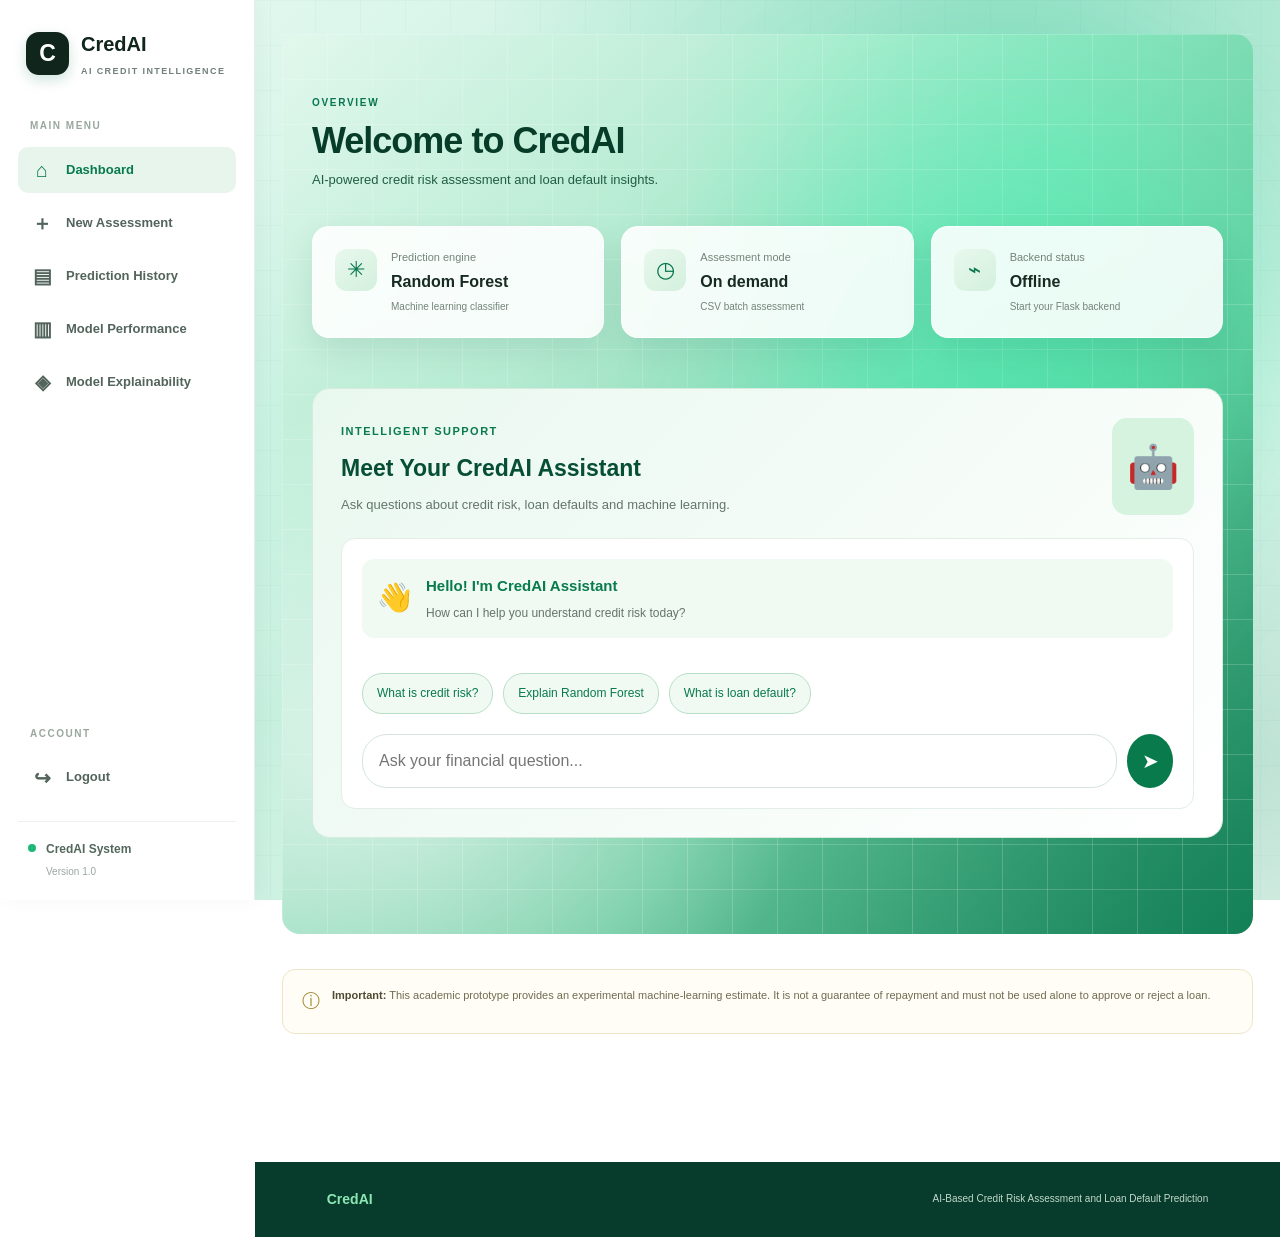
<file: main/index.html>
<!DOCTYPE html>
<html lang="en">
<head>
    <meta charset="UTF-8">
    <meta name="viewport" content="width=device-width, initial-scale=1.0">
    <meta name="theme-color" content="#10251b">
    <title>CredAI | Credit Risk Dashboard</title>
    <link rel="stylesheet" href="./style.css">
    <script src="./script.js" defer></script>
</head>
<body id="home">

<!-- SIDEBAR NAVIGATION -->
<aside class="sidebar">
    <a class="sidebar-brand" href="#home">
        <span class="brand-mark">C</span>
        <span>
            <strong>CredAI</strong>
            <small>AI CREDIT INTELLIGENCE</small>
        </span>
    </a>

    <p class="sidebar-label">MAIN MENU</p>

    <nav class="sidebar-nav">
        <a href="#dashboardPage" class="sidebar-link active" data-page-target="dashboardPage">
            <span class="sidebar-icon">⌂</span>
            Dashboard
        </a>

        <a href="#assessmentPage" class="sidebar-link" data-page-target="assessmentPage">
            <span class="sidebar-icon">＋</span>
            New Assessment
        </a>

        <a href="#historyPage" class="sidebar-link" data-page-target="historyPage">
            <span class="sidebar-icon">▤</span>
            Prediction History
        </a>

        <a href="#performancePage" class="sidebar-link" data-page-target="performancePage">
            <span class="sidebar-icon">▥</span>
            Model Performance
        </a>

        <a href="#explainabilityPage" class="sidebar-link" data-page-target="explainabilityPage">
            <span class="sidebar-icon">◈</span>
            Model Explainability
        </a>
    </nav>

    <div class="sidebar-bottom">
        <p class="sidebar-label">ACCOUNT</p>

        <button class="sidebar-link sidebar-logout"
                onclick="logoutUser()">
            <span class="sidebar-icon">↪</span>
            Logout
        </button>

        <div class="sidebar-footer">
            <span class="sidebar-status-dot"></span>
            CredAI System
            <small>Version 1.0</small>
        </div>
    </div>
</aside>


<main class="main-content">
    <!-- DASHBOARD PAGE -->
    
<!-- DASHBOARD PAGE -->
<section class="page-view active" id="dashboardPage" data-page="dashboard">

    <!-- EMERALD FINTECH HERO BACKGROUND -->
    <div class="dashboard-hero">

        <div class="page-title">
            <span class="eyebrow">OVERVIEW</span>
            <h1>Welcome to CredAI</h1>
            <p>AI-powered credit risk assessment and loan default insights.</p>
        </div>

        <!-- SYSTEM OVERVIEW -->
        <section class="overview-grid" aria-label="System overview">

            <article class="overview-card">
                <span class="overview-icon">✳</span>
                <div>
                    <p>Prediction engine</p>
                    <h2>Random Forest</h2>
                    <small>Machine learning classifier</small>
                </div>
            </article>

            <article class="overview-card">
                <span class="overview-icon">◷</span>
                <div>
                    <p>Assessment mode</p>
                    <h2>On demand</h2>
                    <small>CSV batch assessment</small>
                </div>
            </article>

            <article class="overview-card">
                <span class="overview-icon">⌁</span>
                <div>
                    <p>Backend status</p>
                    <h2 id="modelStatus">Checking...</h2>
                    <small id="apiMessage">Connecting to Flask API</small>
                </div>
                
            </article>

        </section>

    </div>
    
<!-- CredAI AI Assistant Section -->
<section class="credai-assistant-section">

    <div class="assistant-heading">
        <div>
            <span class="assistant-label">INTELLIGENT SUPPORT</span>
            <h2>Meet Your CredAI Assistant</h2>
            <p>Ask questions about credit risk, loan defaults and machine learning.</p>
        </div>

        <div class="assistant-icon">🤖</div>
    </div>

    <div class="assistant-chat-box">
        <div class="assistant-welcome">
            <span>👋</span>
            <div>
                <h3>Hello! I'm CredAI Assistant</h3>
                <p>How can I help you understand credit risk today?</p>
            </div>
        </div>

        <div id="assistant-messages"></div>

        <div class="assistant-quick-questions">
            <button class="assistant-question">What is credit risk?</button>
            <button class="assistant-question">Explain Random Forest</button>
            <button class="assistant-question">What is loan default?</button>
        </div>

        <form id="assistant-form">
            <input
                type="text"
                id="assistant-input"
                placeholder="Ask your financial question..."
                required
            >
            <button type="submit">➤</button>
        </form>
    </div>

</section>

</section>


    <!-- NEW ASSESSMENT PAGE -->
    <section class="page-view" id="assessmentPage" data-page="assessment">
        <!-- BORROWER PROFILE - CSV UPLOAD -->
        <section class="section-heading" id="borrowerForm">
            <div>
                <span class="eyebrow">BORROWER PROFILE</span>
                <h2>Import borrower data</h2>
                <p>
                    Upload a CSV file to assess multiple borrowers using
                    machine learning.
                </p>
            </div>

            <span class="field-count">CSV UPLOAD</span>
        </section>

        <form id="csvUploadForm" class="form-card">

            <div class="form-section-title">
                <span class="section-number">01</span>
                <div>
                    <h3>Upload borrower dataset</h3>
                    <p>Import financial information and borrower profiles</p>
                </div>
            </div>

            <div class="csv-upload-zone">
                <div class="csv-upload-icon">📊</div>

                <h3>Select your CSV file</h3>
                <p>Choose a CSV file containing borrower records.</p>

                <label for="csvFile" class="csv-select-button">
                    Choose CSV File
                </label>

                <input
                    type="file"
                    id="csvFile"
                    name="file"
                    accept=".csv,text/csv"
                    required
                >

                <p id="csvFileName" class="csv-file-name">
                    No file selected
                </p>
            </div>

            <div class="form-actions csv-actions">

                <button
                    type="button"
                    id="downloadCsvTemplateButton"
                    class="secondary-button"
                >
                    ↓ Download CSV Template
                </button>

                <button type="submit" id="csvUploadButton">
                    <span>Upload &amp; Assess Borrowers</span>
                    <span>↗</span>
                </button>

            </div>

            <p
                id="csvUploadMessage"
                class="form-message"
                role="status"
                aria-live="polite"
            ></p>

        </form>

        <!-- CSV PREDICTION RESULTS -->
        <section id="csvResultsSection" class="result-card" hidden>

            <div class="result-heading">
                <div>
                    <span class="eyebrow">BATCH ASSESSMENT</span>
                    <h2>CSV prediction results</h2>
                </div>
            </div>

            <p id="csvResultSummary"></p>

            <div class="table-wrap">
                <table>
                    <thead>
                        <tr>
                            <th>Borrower</th>
                            <th>Credit Score</th>
                            <th>Loan Amount</th>
                            <th>Risk Result</th>
                            <th>Default Probability</th>
                        </tr>
                    </thead>

                    <tbody id="csvResultsBody"></tbody>
                </table>
            </div>

            <p class="result-note">
                These are experimental machine-learning estimates, not
                loan approval or rejection decisions.
            </p>

        </section>

        <!-- ASSESSMENT RESULT -->
        <section id="result" class="result-card" hidden aria-live="polite">

            <div class="result-heading">
                <div>
                    <span class="eyebrow">ASSESSMENT RESULT</span>
                    <h2>Your risk estimate</h2>
                </div>

                <span id="riskBadge" class="risk-badge">Result</span>
            </div>

            <div class="result-grid">

                <div class="risk-summary">
                    <p>Predicted category</p>
                    <h3 id="riskResult">Waiting for prediction</h3>
                    <p id="riskExplanation">
                        Your result will appear here.
                    </p>
                </div>

                <div class="probability-panel">
                    <p>Estimated default probability</p>

                    <div class="probability-line">
                        <strong id="probabilityResult">—</strong>
                        <span>out of 100%</span>
                    </div>

                    <div class="meter-track">
                        <div id="riskMeterFill" class="meter-fill"></div>
                    </div>

                    <div class="meter-labels">
                        <span>0%</span>
                        <span>100%</span>
                    </div>
                </div>

            </div>

            <p id="resultNote" class="result-note">
                This is an experimental model estimate.
            </p>

            <!-- RISK FACTORS AND RECOMMENDATIONS -->
            <div id="riskFactorsSection" class="risk-factors-section" hidden>

                <div class="risk-factors-heading">
                    <span class="eyebrow">ASSESSMENT INSIGHTS</span>
                    <h3>Risk Factors &amp; Recommendations</h3>

                    <p>
                        These indicators are based on the borrower information
                        entered and are not the model's exact explanation.
                    </p>
                </div>

                <div class="risk-factors-grid">

                    <div class="risk-factors-card">
                        <h4>Factors to Review</h4>
                        <ul id="riskFactorsList">
                            <li>No factors available.</li>
                        </ul>
                    </div>

                    <div class="risk-recommendations-card">
                        <h4>Recommendations</h4>
                        <ul id="recommendationsList">
                            <li>No recommendations available.</li>
                        </ul>
                    </div>

                </div>

                <p class="risk-factors-disclaimer">
                    Screening indicators use illustrative thresholds.
                    They do not establish creditworthiness or determine
                    loan approval.
                </p>

            </div>

        </section>


    </section>

    <!-- PREDICTION HISTORY PAGE -->
    <section class="page-view" id="historyPage" data-page="history">
        <!-- PREDICTION HISTORY -->
        <section class="history-section" id="history">

            <div class="history-heading">
                <div>
                    <span class="eyebrow">PREVIOUS ASSESSMENTS</span>
                    <h2>Prediction history</h2>
                    <p>Records loaded from the backend SQLite database.</p>
                </div>

                <div class="history-actions">

                    <button
                        id="exportHistoryButton"
                        class="secondary-button"
                        type="button"
                    >
                        ↓ Export CSV
                    </button>

                    <button
                        id="clearHistoryButton"
                        class="secondary-button"
                        type="button"
                    >
                        Clear history
                    </button>

                </div>
            </div>

            <!-- ANALYTICS SUMMARY CARDS -->
            <div class="stats-row analytics-stats">

                <article class="stat-card">
                    <span>Total predictions</span>
                    <strong id="historyCount">0</strong>
                    <small>Records returned by the API</small>
                </article>

                <article class="stat-card low-stat">
                    <span>Low-risk predictions</span>
                    <strong id="lowRiskCount">0</strong>
                    <small>Classified as lower risk</small>
                </article>

                <article class="stat-card high-stat">
                    <span>High-risk predictions</span>
                    <strong id="highRiskCount">0</strong>
                    <small>Classified as higher risk</small>
                </article>

            </div>

            <!-- ANALYTICS CHARTS -->
            <section class="analytics-grid" aria-label="Prediction analytics">

                <article class="chart-card">

                    <div class="chart-heading">
                        <div>
                            <h3>Risk distribution</h3>
                            <p>Low-risk compared with high-risk records</p>
                        </div>
                    </div>

                    <div class="donut-layout">

                        <div
                            id="riskDonut"
                            class="risk-donut"
                            role="img"
                            aria-label="Risk distribution chart"
                        >
                            <div class="donut-hole">
                                <strong id="donutTotal">0</strong>
                                <span>records</span>
                            </div>
                        </div>

                        <div class="chart-legend">

                            <div>
                                <span class="legend-dot low-dot"></span>
                                <span>Low risk</span>
                                <strong id="lowRiskLegend">0</strong>
                            </div>

                            <div>
                                <span class="legend-dot high-dot"></span>
                                <span>High risk</span>
                                <strong id="highRiskLegend">0</strong>
                            </div>

                        </div>

                    </div>

                    <p id="riskChartEmpty" class="chart-empty">
                        Your risk chart will appear after the first prediction.
                    </p>

                </article>

                <article class="chart-card">

                    <div class="chart-heading">
                        <div>
                            <h3>Prediction activity</h3>
                            <p>Number of records by date</p>
                        </div>
                    </div>

                    <div
                        id="activityChart"
                        class="activity-chart"
                        role="img"
                        aria-label="Prediction activity chart"
                    ></div>

                    <p id="activityChartEmpty" class="chart-empty">
                        Activity will appear after predictions are saved.
                    </p>

                </article>

            </section>

            <!-- HISTORY STATUS -->
            <div
                id="historyMessage"
                class="history-message"
                role="status"
            >
                Loading prediction history...
            </div>

            <!-- SEARCH AND FILTER -->
            <div class="history-filters">

                <input
                    type="text"
                    id="historySearch"
                    placeholder="Search by credit score or loan amount..."
                    aria-label="Search prediction history"
                >

                <select id="riskFilter" aria-label="Filter by risk level">
                    <option value="all">All risk levels</option>
                    <option value="low">Low Risk</option>
                    <option value="high">High Risk</option>
                </select>

                <select id="sortHistory" aria-label="Sort prediction history">
                    <option value="newest">Newest first</option>
                    <option value="oldest">Oldest first</option>
                </select>

            </div>

            <!-- PREDICTION HISTORY TABLE -->
            <div class="table-wrap">

                <table>
                    <thead>
                        <tr>
                            <th>Date &amp; time</th>
                            <th>Credit score</th>
                            <th>Loan amount</th>
                            <th>Risk result</th>
                            <th>Default probability</th>
                            <th>Report</th>
                        </tr>
                    </thead>

                    <tbody id="historyTableBody"></tbody>
                </table>

            </div>

            <p class="history-footnote">
                History is retrieved from the SQLite database managed by
                your Flask backend.
            </p>

        </section>


    </section>

    <!-- MODEL PERFORMANCE PAGE -->
    <section class="page-view" id="performancePage" data-page="performance">
        <!-- MODEL PERFORMANCE -->
        <section class="model-performance-section" id="modelPerformance">

            <div class="section-heading">
                <div>
                    <span class="eyebrow">MACHINE LEARNING EVALUATION</span>
                    <h2>Model Performance</h2>
                    <p>
                        Evaluation results from the optimized Random Forest model.
                    </p>
                </div>

                <span id="evaluationStatus" class="field-count">
                    Loading metrics...
                </span>
            </div>

            <div class="performance-grid">

                <article class="performance-card">
                    <span>Accuracy</span>
                    <strong id="modelAccuracy">—</strong>
                    <small>Overall correct predictions</small>
                </article>

                <article class="performance-card">
                    <span>Precision</span>
                    <strong id="modelPrecision">—</strong>
                    <small>Correct default predictions among flagged defaults</small>
                </article>

                <article class="performance-card">
                    <span>Recall</span>
                    <strong id="modelRecall">—</strong>
                    <small>Actual defaults detected</small>
                </article>
            

            </div>

        </section>


    </section>

    <!-- MODEL EXPLAINABILITY PAGE -->
    <section class="page-view" id="explainabilityPage" data-page="explainability">
        <!-- MODEL EXPLAINABILITY -->
        <section class="explainability-section" id="explainability">

            <div class="section-heading">
                <div>
                    <span class="eyebrow">MODEL INTERPRETABILITY</span>
                    <h2>Model Explainability</h2>

                    <p>
                        Discover which features contribute most to the
                        overall predictions of the trained Random Forest model.
                    </p>
                </div>

                <span id="explainabilityStatus" class="field-count">
                    Loading...
                </span>
            </div>

            <article class="explainability-card">

                <div class="chart-heading">
                    <div>
                        <h3>Top 15 Feature Importance</h3>
                        <p>Relative importance of input features (%)</p>
                    </div>
                </div>

                <div
                    id="featureImportanceChart"
                    class="feature-importance-chart"
                >
                    <p>Loading feature importance...</p>
                </div>

                <p
                    id="featureImportanceMessage"
                    class="explainability-message"
                    role="status"
                    aria-live="polite"
                ></p>

            </article>

            <p class="explainability-disclaimer">
                Feature importance represents global model-level contribution.
                It does not establish causation or explain an individual
                borrower's prediction. These values should not be interpreted
                as financial advice or as a basis for automatic loan decisions.
            </p>

        </section>


    </section>

        <!-- DISCLAIMER -->
        <section class="disclaimer">
            <span class="disclaimer-icon">ⓘ</span>

            <p>
                <strong>Important:</strong>
                This academic prototype provides an experimental
                machine-learning estimate. It is not a guarantee of repayment
                and must not be used alone to approve or reject a loan.
            </p>
        </section>


</main>

<footer class="footer">
    <span>CredAI</span>
    <span>AI-Based Credit Risk Assessment and Loan Default Prediction</span>
</footer>

</body>
</html>
</file>
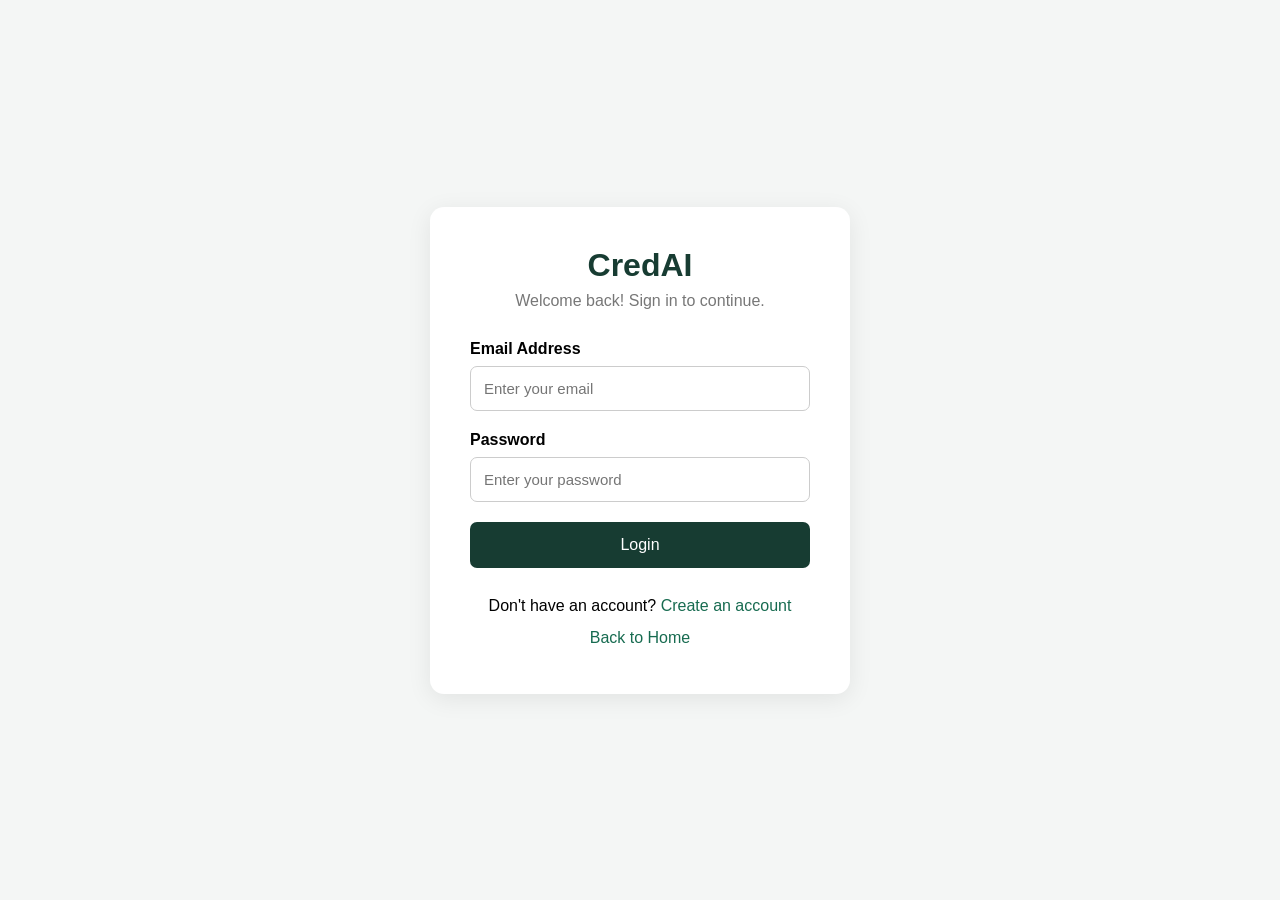
<file: main/login.html>
<!DOCTYPE html>
<html lang="en">
<head>
    <meta charset="UTF-8">
    <meta name="viewport" content="width=device-width, initial-scale=1.0">
    <title>CredAI | Login</title>

    <style>
        * {
            box-sizing: border-box;
            margin: 0;
            padding: 0;
            font-family: Arial, sans-serif;
        }

        body {
            min-height: 100vh;
            display: flex;
            justify-content: center;
            align-items: center;
            background: #f4f6f5;
        }

        .login-container {
            width: 90%;
            max-width: 420px;
            padding: 40px;
            background: white;
            border-radius: 14px;
            box-shadow: 0 5px 25px rgba(0,0,0,0.08);
        }

        h1 {
            text-align: center;
            margin-bottom: 8px;
            color: #173c32;
        }

        .subtitle {
            text-align: center;
            color: #777;
            margin-bottom: 30px;
        }

        label {
            display: block;
            margin-bottom: 8px;
            font-weight: bold;
        }

        input {
            width: 100%;
            padding: 13px;
            margin-bottom: 20px;
            border: 1px solid #ccc;
            border-radius: 7px;
            font-size: 15px;
        }

        button {
            width: 100%;
            padding: 14px;
            background: #173c32;
            color: white;
            border: none;
            border-radius: 7px;
            font-size: 16px;
            cursor: pointer;
        }

        button:hover {
            background: #245b49;
        }

        button:disabled {
            opacity: 0.6;
            cursor: not-allowed;
        }

        #message {
            margin-top: 15px;
            text-align: center;
            font-size: 14px;
        }

        .links {
            text-align: center;
            margin-top: 22px;
            line-height: 2;
        }

        a {
            color: #176b50;
            text-decoration: none;
        }
    </style>
</head>

<body>

    <div class="login-container">

        <h1>CredAI</h1>
        <p class="subtitle">Welcome back! Sign in to continue.</p>

        <form id="loginForm">

            <label for="email">Email Address</label>
            <input
                type="email"
                id="email"
                placeholder="Enter your email"
                required
            >

            <label for="password">Password</label>
            <input
                type="password"
                id="password"
                placeholder="Enter your password"
                required
            >

            <button type="submit" id="loginButton">
                Login
            </button>

        </form>

        <p id="message"></p>

        <div class="links">
            Don't have an account?
            <a href="register.html">Create an account</a>
            <br>
            <a href="index.html">Back to Home</a>
        </div>

    </div>

    <script>
        const API_BASE = "http://127.0.0.1:5000";

        document.getElementById("loginForm").addEventListener(
            "submit",
            async function(event) {

                event.preventDefault();

                const email = document.getElementById("email").value.trim();
                const password = document.getElementById("password").value;

                const button = document.getElementById("loginButton");
                const message = document.getElementById("message");

                button.disabled = true;
                button.textContent = "Logging in...";
                message.textContent = "";

                try {
                    const response = await fetch(`${API_BASE}/api/login`, {
                        method: "POST",
                        credentials: "include",
                        headers: {
                            "Content-Type": "application/json"
                        },
                        body: JSON.stringify({
                            email: email,
                            password: password
                        })
                    });

                    const data = await response.json();

                    if (!response.ok) {
                        throw new Error(data.message || "Login failed.");
                    }

                    message.style.color = "green";
                    message.textContent = "Login successful!";

                    window.location.href = "index.html";

                } catch (error) {
                    message.style.color = "red";
                    message.textContent = error.message;

                } finally {
                    button.disabled = false;
                    button.textContent = "Login";
                }
            }
        );
    </script>

</body>
</html>
</file>
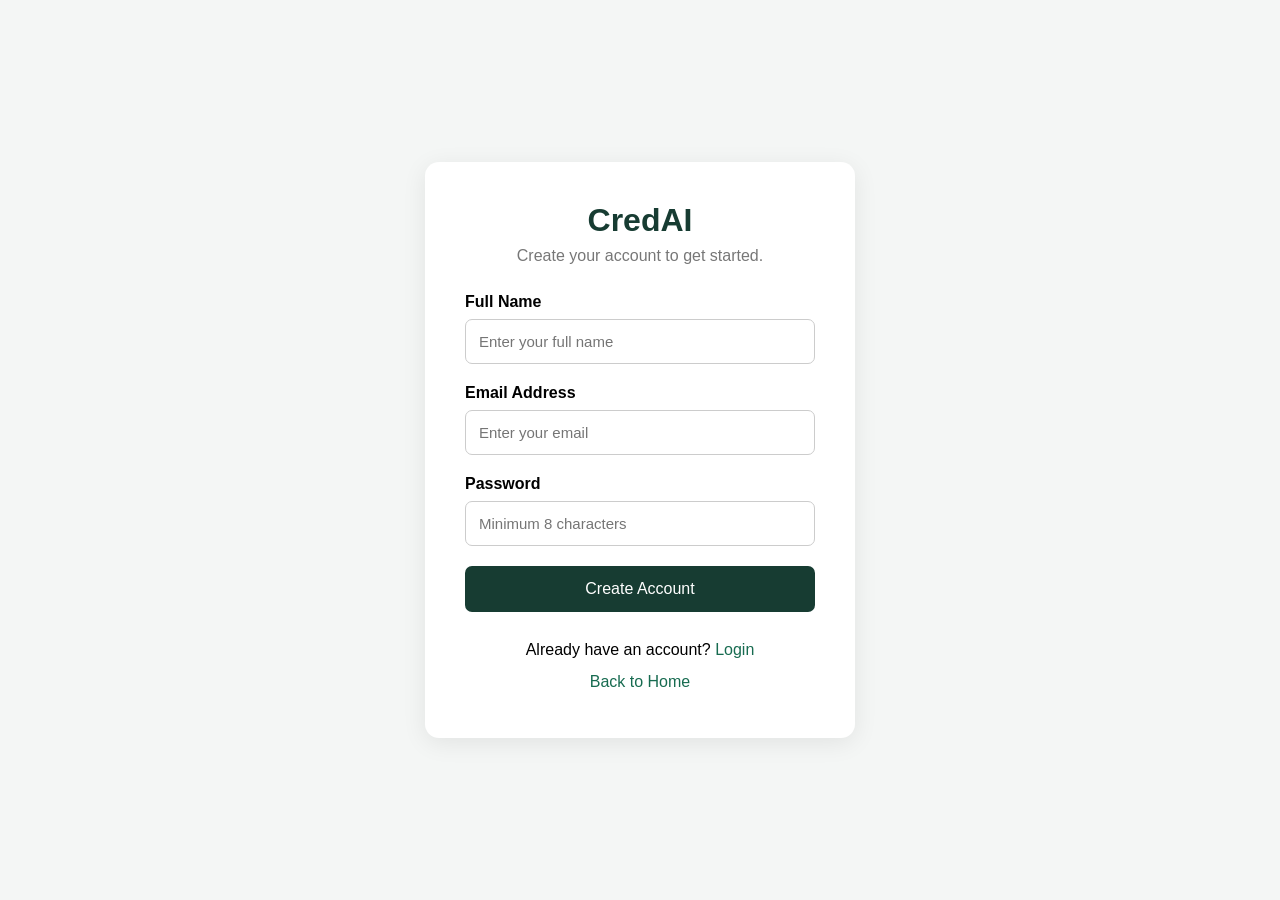
<file: main/register.html>
<!DOCTYPE html>
<html lang="en">
<head>
    <meta charset="UTF-8">
    <meta name="viewport" content="width=device-width, initial-scale=1.0">
    <title>CredAI | Register</title>

    <style>
        * {
            box-sizing: border-box;
            margin: 0;
            padding: 0;
            font-family: Arial, sans-serif;
        }

        body {
            min-height: 100vh;
            display: flex;
            justify-content: center;
            align-items: center;
            background: #f4f6f5;
            padding: 20px;
        }

        .register-container {
            width: 100%;
            max-width: 430px;
            padding: 40px;
            background: white;
            border-radius: 14px;
            box-shadow: 0 5px 25px rgba(0,0,0,0.08);
        }

        h1 {
            text-align: center;
            color: #173c32;
            margin-bottom: 8px;
        }

        .subtitle {
            text-align: center;
            color: #777;
            margin-bottom: 28px;
        }

        label {
            display: block;
            margin-bottom: 8px;
            font-weight: bold;
        }

        input {
            width: 100%;
            padding: 13px;
            margin-bottom: 20px;
            border: 1px solid #ccc;
            border-radius: 7px;
            font-size: 15px;
        }

        button {
            width: 100%;
            padding: 14px;
            background: #173c32;
            color: white;
            border: none;
            border-radius: 7px;
            font-size: 16px;
            cursor: pointer;
        }

        button:hover {
            background: #245b49;
        }

        button:disabled {
            opacity: 0.6;
            cursor: not-allowed;
        }

        #message {
            margin-top: 15px;
            text-align: center;
            font-size: 14px;
        }

        .links {
            text-align: center;
            margin-top: 22px;
            line-height: 2;
        }

        a {
            color: #176b50;
            text-decoration: none;
        }
    </style>
</head>

<body>

    <div class="register-container">

        <h1>CredAI</h1>
        <p class="subtitle">Create your account to get started.</p>

        <form id="registerForm">

            <label for="fullName">Full Name</label>
            <input
                type="text"
                id="fullName"
                placeholder="Enter your full name"
                required
            >

            <label for="email">Email Address</label>
            <input
                type="email"
                id="email"
                placeholder="Enter your email"
                required
            >

            <label for="password">Password</label>
            <input
                type="password"
                id="password"
                placeholder="Minimum 8 characters"
                minlength="8"
                required
            >

            <button type="submit" id="registerButton">
                Create Account
            </button>

        </form>

        <p id="message"></p>

        <div class="links">
            Already have an account?
            <a href="login.html">Login</a>
            <br>
            <a href="index.html">Back to Home</a>
        </div>

    </div>

    <script>
        const API_BASE = "http://127.0.0.1:5000";

        document.getElementById("registerForm").addEventListener(
            "submit",
            async function(event) {

                event.preventDefault();

                const fullName =
                    document.getElementById("fullName").value.trim();

                const email =
                    document.getElementById("email").value.trim();

                const password =
                    document.getElementById("password").value;

                const button =
                    document.getElementById("registerButton");

                const message =
                    document.getElementById("message");

                button.disabled = true;
                button.textContent = "Creating account...";
                message.textContent = "";

                try {

                    const response = await fetch(
                        `${API_BASE}/api/register`,
                        {
                            method: "POST",
                            headers: {
                                "Content-Type": "application/json"
                            },
                            body: JSON.stringify({
                                full_name: fullName,
                                email: email,
                                password: password
                            })
                        }
                    );

                    const data = await response.json();

                    if (!response.ok) {
                        throw new Error(
                            data.message || "Registration failed."
                        );
                    }

                    message.style.color = "green";
                    message.textContent =
                        "Account created successfully! Redirecting to login...";

                    setTimeout(() => {
                        window.location.href = "login.html";
                    }, 1500);

                } catch (error) {

                    message.style.color = "red";
                    message.textContent = error.message;

                } finally {

                    button.disabled = false;
                    button.textContent = "Create Account";

                }
            }
        );
    </script>

</body>
</html>
</file>
<file: main/style.css>
/* =========================================
   CREDAI — CREDIT RISK DASHBOARD
   Complete style.css
========================================= */

:root {
    --bg: #f5f7f4;
    --surface: #ffffff;
    --green-dark: #10251b;
    --green: #176b45;
    --green-light: #e4f4e9;
    --green-bright: #32a66a;
    --text: #18251e;
    --muted: #738077;
    --border: #e4e9e4;
    --red: #d84b4b;
    --red-light: #fff0ef;
    --shadow: 0 12px 35px rgba(21, 46, 31, 0.06);
}

* {
    box-sizing: border-box;
    margin: 0;
    padding: 0;
}

html {
    scroll-behavior: smooth;
    scroll-padding-top: 24px;
}

body {
    font-family: Inter, "Segoe UI", Arial, sans-serif;
    background: var(--bg);
    color: var(--text);
    line-height: 1.6;
    -webkit-font-smoothing: antialiased;

}

button,
input,
select {
    font: inherit;
}

button,
a {
    -webkit-tap-highlight-color: transparent;
}

a {
    color: inherit;
    text-decoration: none;
}

button {
    cursor: pointer;
}

button:focus-visible,
a:focus-visible,
input:focus-visible,
select:focus-visible {
    outline: 3px solid rgba(50, 166, 106, 0.35);
    outline-offset: 3px;
}

[hidden] {
    display: none !important;
}

/* HEADER */

.topbar {
    min-height: 76px;
    padding: 14px 7%;
    display: flex;
    justify-content: space-between;
    align-items: center;
    gap: 20px;
    background: var(--surface);
    border-bottom: 1px solid var(--border);
}

.brand {
    display: flex;
    align-items: center;
    gap: 12px;
}

.brand-mark {
    width: 43px;
    height: 43px;
    display: grid;
    place-items: center;
    border-radius: 14px;
    background: var(--green-dark);
    color: white;
    font-size: 25px;
    font-weight: 800;
}

.brand strong {
    display: block;
    font-size: 21px;
    line-height: 1.2;
    letter-spacing: -0.7px;
}

.brand small {
    display: block;
    margin-top: 3px;
    color: var(--muted);
    font-size: 9px;
    font-weight: 800;
    letter-spacing: 1.4px;
}

.topbar-right {
    display: flex;
    align-items: center;
    gap: 9px;
    font-size: 12px;
    font-weight: 700;
}

.live-dot {
    width: 9px;
    height: 9px;
    border-radius: 50%;
    background: #d7a23a;
}

.live-dot.connected {
    background: var(--green-bright);
}

.live-dot.disconnected {
    background: var(--red);
}

.connection {
    color: var(--muted);
}

/* MAIN CONTAINER */

.container {
    width: min(1120px, 88%);
    margin: 0 auto;
}

/* HERO */

.hero {
    min-height: 330px;
    margin-top: 35px;
    padding: 45px 48px;
    display: grid;
    grid-template-columns: 1.15fr 0.85fr;
    align-items: center;
    gap: 35px;
    position: relative;
    overflow: hidden;
    border-radius: 25px;
    background: var(--green-dark);
    color: white;
}

.hero-copy {
    position: relative;
    z-index: 2;
}

.eyebrow {
    display: inline-block;
    color: var(--green);
    font-size: 10px;
    font-weight: 800;
    letter-spacing: 1.7px;
}

.hero .eyebrow {
    color: #8ce2ac;
}

.hero h1 {
    max-width: 500px;
    margin: 13px 0 15px;
    font-size: clamp(35px, 4.5vw, 53px);
    line-height: 1.12;
    letter-spacing: -2px;
}

.hero h1 span {
    color: #8ce2ac;
}

.hero-copy > p {
    max-width: 440px;
    color: #c0d0c5;
    font-size: 14px;
}

.hero-link {
    width: fit-content;
    margin-top: 25px;
    padding: 11px 16px;
    display: inline-flex;
    align-items: center;
    gap: 18px;
    border-radius: 9px;
    background: #8ce2ac;
    color: var(--green-dark);
    font-size: 12px;
    font-weight: 800;
    transition: transform 0.2s, background 0.2s;
}

.hero-link:hover {
    transform: translateY(-2px);
    background: #b0f0c5;
}

/* HERO DECORATION */

.hero-art {
    min-height: 235px;
    display: grid;
    place-items: center;
    position: relative;
}

.orbit {
    position: absolute;
    border: 1px solid rgba(140, 226, 172, 0.17);
    border-radius: 50%;
}

.orbit-one {
    width: 270px;
    height: 270px;
}

.orbit-two {
    width: 205px;
    height: 205px;
}

.art-card {
    width: min(285px, 100%);
    padding: 23px;
    position: relative;
    z-index: 1;
    border: 1px solid rgba(255, 255, 255, 0.14);
    border-radius: 17px;
    background: rgba(255, 255, 255, 0.09);
    backdrop-filter: blur(12px);
    transform: rotate(-3deg);
}

.art-label {
    color: #b9d9c4;
    font-size: 9px;
    font-weight: 800;
    letter-spacing: 1.5px;
}

.art-chart {
    height: 100px;
    margin-top: 22px;
    display: flex;
    align-items: flex-end;
    gap: 12px;
    border-bottom: 1px solid rgba(255, 255, 255, 0.18);
}

.art-chart span {
    flex: 1;
    border-radius: 5px 5px 0 0;
    background: linear-gradient(180deg, #8ce2ac, #26794c);
}

.art-footer {
    margin-top: 14px;
    display: flex;
    justify-content: space-between;
    gap: 8px;
    color: #c0d0c5;
    font-size: 10px;
}

.art-footer strong {
    color: #8ce2ac;
}

.floating-badge {
    position: absolute;
    right: -3px;
    bottom: 12px;
    z-index: 2;
    padding: 10px 13px;
    border: 1px solid rgba(255, 255, 255, 0.15);
    border-radius: 10px;
    background: #234333;
    color: #d5f5df;
    font-size: 10px;
    font-weight: 700;
}

/* OVERVIEW CARDS */

.overview-grid {
    margin-top: 22px;
    display: grid;
    grid-template-columns: repeat(3, minmax(0, 1fr));
    gap: 17px;
}

.overview-card {
    min-width: 0;
    padding: 22px;
    display: flex;
    align-items: flex-start;
    gap: 14px;
    border: 1px solid var(--border);
    border-radius: 15px;
    background: var(--surface);
    box-shadow: var(--shadow);
}

.overview-icon {
    width: 42px;
    height: 42px;
    flex-shrink: 0;
    display: grid;
    place-items: center;
    border-radius: 12px;
    background: var(--green-light);
    color: var(--green);
    font-size: 22px;
}

.overview-card p {
    color: var(--muted);
    font-size: 11px;
}

.overview-card h2 {
    margin-top: 3px;
    font-size: 16px;
    overflow-wrap: anywhere;
}

.overview-card small {
    display: block;
    margin-top: 4px;
    color: var(--muted);
    font-size: 10px;
}

/* SECTION HEADINGS */

.section-heading,
.history-heading {
    margin: 45px 0 19px;
    display: flex;
    justify-content: space-between;
    align-items: center;
    gap: 20px;
}

.section-heading h2,
.history-heading h2 {
    margin-top: 5px;
    font-size: 26px;
    line-height: 1.3;
    letter-spacing: -0.8px;
}

.section-heading p,
.history-heading p {
    margin-top: 6px;
    color: var(--muted);
    font-size: 12px;
}

.field-count {
    flex-shrink: 0;
    padding: 7px 10px;
    border: 1px solid var(--border);
    border-radius: 8px;
    background: white;
    color: var(--muted);
    font-size: 10px;
    font-weight: 800;
}

/* FORM */

.form-card {
    padding: 30px;
    border: 1px solid var(--border);
    border-radius: 18px;
    background: var(--surface);
    box-shadow: var(--shadow);
}

.form-section-title {
    margin-bottom: 22px;
    display: flex;
    align-items: center;
    gap: 13px;
}

.section-number {
    width: 39px;
    height: 39px;
    flex-shrink: 0;
    display: grid;
    place-items: center;
    border-radius: 11px;
    background: var(--green-light);
    color: var(--green);
    font-size: 13px;
    font-weight: 800;
}

.form-section-title h3 {
    font-size: 16px;
}

.form-section-title p {
    margin-top: 2px;
    color: var(--muted);
    font-size: 11px;
}

.second-section {
    margin-top: 34px;
    padding-top: 29px;
    border-top: 1px solid var(--border);
}

.form-grid {
    display: grid;
    grid-template-columns: repeat(2, minmax(0, 1fr));
    gap: 21px 23px;
}

.form-grid label {
    min-width: 0;
    display: flex;
    flex-direction: column;
    gap: 8px;
    color: #35453b;
    font-size: 12px;
    font-weight: 700;
}

.required {
    color: var(--red);
}

.form-grid input,
.form-grid select {
    width: 100%;
    min-height: 45px;
    padding: 10px 12px;
    border: 1px solid #dfe6df;
    border-radius: 9px;
    background: #fcfdfc;
    color: var(--text);
    font-size: 12px;
    font-weight: 500;
    transition: border-color 0.2s, box-shadow 0.2s;
}

.form-grid input::placeholder {
    color: #a0aaa2;
}

.form-grid input:focus,
.form-grid select:focus {
    border-color: var(--green-bright);
    outline: none;
    box-shadow: 0 0 0 3px rgba(50, 166, 106, 0.1);
}

.form-grid input:invalid:not(:placeholder-shown) {
    border-color: var(--red);
}

.full-width {
    grid-column: 1 / -1;
}

.field-help {
    color: var(--muted);
    font-size: 10px;
    font-weight: 400;
}

/* FORM BUTTON */

.form-actions {
    margin-top: 30px;
    padding-top: 23px;
    display: flex;
    align-items: center;
    justify-content: space-between;
    gap: 20px;
    border-top: 1px solid var(--border);
}

.form-actions p {
    color: var(--muted);
    font-size: 11px;
}

#submitButton {
    min-height: 46px;
    padding: 0 19px;
    display: inline-flex;
    justify-content: center;
    align-items: center;
    gap: 20px;
    border: none;
    border-radius: 9px;
    background: var(--green);
    color: white;
    font-size: 12px;
    font-weight: 800;
    transition: background 0.2s, transform 0.2s;
}

#submitButton:hover:not(:disabled) {
    background: var(--green-dark);
    transform: translateY(-1px);
}

#submitButton:disabled {
    cursor: wait;
    opacity: 0.65;
}

.form-message,
.history-message {
    margin-top: 15px;
    color: var(--muted);
    font-size: 12px;
}

.form-message.error,
.history-message.error {
    color: var(--red);
}

.form-message.success {
    color: var(--green);
}

/* ASSESSMENT RESULT */

.result-card {
    margin-top: 25px;
    padding: 27px;
    border: 1px solid var(--border);
    border-radius: 17px;
    background: var(--surface);
    box-shadow: var(--shadow);
}

.result-heading {
    display: flex;
    justify-content: space-between;
    align-items: center;
    gap: 15px;
}

.result-heading h2 {
    margin-top: 4px;
    font-size: 23px;
}

.risk-badge {
    padding: 7px 12px;
    border-radius: 30px;
    background: #edf1ed;
    color: #526157;
    font-size: 11px;
    font-weight: 800;
}

.risk-badge.low-risk {
    background: var(--green-light);
    color: var(--green);
}

.risk-badge.high-risk {
    background: var(--red-light);
    color: var(--red);
}

.result-grid {
    margin-top: 25px;
    display: grid;
    grid-template-columns: repeat(2, minmax(0, 1fr));
    gap: 20px;
}

.risk-summary,
.probability-panel {
    padding: 21px;
    border: 1px solid var(--border);
    border-radius: 12px;
    background: #fafcf9;
}

.risk-summary > p:first-child,
.probability-panel > p {
    color: var(--muted);
    font-size: 11px;
}

.risk-summary h3 {
    margin-top: 8px;
    font-size: 22px;
    overflow-wrap: anywhere;
}

.risk-summary > p:last-child {
    margin-top: 8px;
    color: var(--muted);
    font-size: 12px;
}

.probability-line {
    margin-top: 9px;
    display: flex;
    align-items: baseline;
    flex-wrap: wrap;
    gap: 8px;
}

.probability-line strong {
    font-size: 32px;
    letter-spacing: -1px;
}

.probability-line span {
    color: var(--muted);
    font-size: 11px;
}

.meter-track {
    height: 9px;
    margin-top: 17px;
    overflow: hidden;
    border-radius: 20px;
    background: #e8eee8;
}

.meter-fill {
    width: 0;
    height: 100%;
    border-radius: inherit;
    background: var(--green-bright);
    transition: width 0.4s ease;
}

.meter-fill.high-risk {
    background: var(--red);
}

.meter-labels {
    margin-top: 6px;
    display: flex;
    justify-content: space-between;
    color: var(--muted);
    font-size: 10px;
}

.result-note {
    margin-top: 17px;
    color: var(--muted);
    font-size: 11px;
}

/* HISTORY SECTION */

.history-section {
    margin-top: 49px;
}

.history-heading {
    margin-top: 0;
}

.secondary-button {
    padding: 9px 13px;
    flex-shrink: 0;
    border: 1px solid var(--border);
    border-radius: 9px;
    background: white;
    color: #526157;
    font-size: 11px;
    font-weight: 700;
    transition: border-color 0.2s, background 0.2s;
}

.secondary-button:hover {
    border-color: var(--red);
    background: var(--red-light);
    color: var(--red);
}

/* ANALYTICS SUMMARY */

.stats-row {
    margin-top: 23px;
    display: grid;
    grid-template-columns: repeat(3, minmax(0, 1fr));
    gap: 17px;
}

.stat-card {
    min-width: 0;
    padding: 23px;
    display: flex;
    flex-direction: column;
    align-items: flex-start;
    border: 1px solid var(--border);
    border-radius: 15px;
    background: var(--surface);
    box-shadow: var(--shadow);
}

.stat-card > span {
    color: var(--muted);
    font-size: 12px;
    font-weight: 600;
}

.stat-card > strong {
    margin-top: 7px;
    font-size: 36px;
    line-height: 1.2;
    letter-spacing: -1.3px;
    overflow-wrap: anywhere;
}

.stat-card > small {
    margin-top: 8px;
    color: var(--muted);
    font-size: 10px;
}

.low-stat {
    border-top: 3px solid var(--green-bright);
}

.low-stat > strong {
    color: var(--green);
}

.high-stat {
    border-top: 3px solid var(--red);
}

.high-stat > strong {
    color: var(--red);
}

/* ANALYTICS CHART CARDS */

.analytics-grid {
    margin-top: 20px;
    display: grid;
    grid-template-columns: repeat(2, minmax(0, 1fr));
    gap: 20px;
}

.chart-card {
    min-width: 0;
    padding: 24px;
    border: 1px solid var(--border);
    border-radius: 16px;
    background: var(--surface);
    box-shadow: var(--shadow);
}

.chart-heading {
    display: flex;
    justify-content: space-between;
    align-items: flex-start;
    gap: 12px;
}

.chart-heading h3 {
    font-size: 15px;
    letter-spacing: -0.3px;
}

.chart-heading p {
    margin-top: 5px;
    color: var(--muted);
    font-size: 11px;
}

/* DONUT CHART */

.donut-layout {
    min-height: 230px;
    padding: 23px 0 12px;
    display: flex;
    justify-content: center;
    align-items: center;
    flex-wrap: wrap;
    gap: 32px;
}

.risk-donut {
    width: 166px;
    height: 166px;
    flex-shrink: 0;
    display: grid;
    place-items: center;
    border-radius: 50%;
    background: conic-gradient(
        #32a66a 0% 100%,
        #d84b4b 100% 100%
    );
    position: relative;
}

.risk-donut::before {
    content: "";
    width: 111px;
    height: 111px;
    position: absolute;
    border-radius: 50%;
    background: white;
}

.donut-hole {
    position: relative;
    z-index: 1;
    display: flex;
    flex-direction: column;
    align-items: center;
}

.donut-hole strong {
    font-size: 29px;
    line-height: 1.2;
    letter-spacing: -1px;
}

.donut-hole span {
    margin-top: 4px;
    color: var(--muted);
    font-size: 10px;
}

.chart-legend {
    min-width: 115px;
    display: flex;
    flex-direction: column;
    gap: 16px;
}

.chart-legend > div {
    display: grid;
    grid-template-columns: 10px 1fr auto;
    align-items: center;
    gap: 8px;
    font-size: 11px;
}

.chart-legend > div > span:nth-child(2) {
    color: var(--muted);
}

.chart-legend strong {
    font-size: 13px;
}

.legend-dot {
    width: 9px;
    height: 9px;
    display: inline-block;
    border-radius: 50%;
}

.low-dot {
    background: var(--green-bright);
}

.high-dot {
    background: var(--red);
}

/* ACTIVITY BAR CHART */

.activity-chart {
    min-height: 190px;
    margin-top: 27px;
    padding: 10px 0 0;
    display: flex;
    justify-content: space-around;
    align-items: stretch;
    gap: 12px;
    border-bottom: 1px solid var(--border);
    background-image: linear-gradient(
        to bottom,
        transparent calc(25% - 1px),
        #edf1ed calc(25% - 1px),
        #edf1ed 25%,
        transparent 25%,
        transparent calc(50% - 1px),
        #edf1ed calc(50% - 1px),
        #edf1ed 50%,
        transparent 50%,
        transparent calc(75% - 1px),
        #edf1ed calc(75% - 1px),
        #edf1ed 75%,
        transparent 75%
    );
}

.activity-column {
    min-width: 0;
    flex: 1;
    display: flex;
    flex-direction: column;
    justify-content: flex-end;
    align-items: center;
    gap: 7px;
}

.activity-value {
    color: var(--muted);
    font-size: 10px;
    font-weight: 700;
}

.activity-bar-track {
    width: 100%;
    max-width: 34px;
    height: 125px;
    display: flex;
    align-items: flex-end;
}

.activity-bar {
    width: 100%;
    min-height: 3px;
    border-radius: 6px 6px 0 0;
    background: linear-gradient(180deg, #56c783, #176b45);
    transition: height 0.3s ease;
}

.activity-date {
    padding-bottom: 9px;
    color: var(--muted);
    font-size: 9px;
    white-space: nowrap;
}

.chart-empty {
    margin-top: 13px;
    color: var(--muted);
    font-size: 10px;
    text-align: center;
}

/* HISTORY TABLE */

.history-message {
    margin: 20px 0 12px;
}

.table-wrap {
    width: 100%;
    overflow-x: auto;
    border: 1px solid var(--border);
    border-radius: 13px;
    background: var(--surface);
}

table {
    width: 100%;
    min-width: 680px;
    border-collapse: collapse;
    text-align: left;
}

thead {
    background: #f8faf7;
}

th {
    padding: 15px 17px;
    color: #657368;
    font-size: 10px;
    font-weight: 800;
    white-space: nowrap;
    letter-spacing: 0.3px;
}

td {
    padding: 16px 17px;
    border-top: 1px solid #edf0ed;
    color: #34443a;
    font-size: 11px;
    white-space: nowrap;
}

tbody tr:hover {
    background: #fafcf9;
}

.empty-row {
    padding: 30px 15px;
    color: var(--muted);
    text-align: center;
}

.risk-label {
    display: inline-block;
    padding: 5px 9px;
    border-radius: 20px;
    font-size: 10px;
    font-weight: 800;
}

.risk-label.low-risk {
    background: var(--green-light);
    color: var(--green);
}

.risk-label.high-risk {
    background: var(--red-light);
    color: var(--red);
}

.history-footnote {
    margin-top: 12px;
    color: var(--muted);
    font-size: 10px;
}

/* DISCLAIMER */

.disclaimer {
    margin: 35px 0;
    padding: 17px 19px;
    display: flex;
    align-items: flex-start;
    gap: 12px;
    border: 1px solid #e6e8d8;
    border-radius: 12px;
    background: #fffef7;
}

.disclaimer-icon {
    color: #a18a37;
    font-size: 18px;
}

.disclaimer p {
    color: #716b52;
    font-size: 11px;
}

.disclaimer strong {
    color: #514a32;
}

/* FOOTER */

.footer {
    min-height: 75px;
    padding: 20px 7%;
    display: flex;
    justify-content: space-between;
    align-items: center;
    gap: 15px;
    border-top: 1px solid var(--border);
    background: white;
    color: var(--muted);
    font-size: 10px;
}

.footer span:first-child {
    color: var(--green-dark);
    font-size: 14px;
    font-weight: 800;
}

/* RESPONSIVE DESIGN */

@media (max-width: 900px) {
    .container {
        width: 92%;
    }

    .topbar {
        padding-right: 4%;
        padding-left: 4%;
    }

    .hero {
        padding: 35px;
        grid-template-columns: 1fr 0.7fr;
        gap: 15px;
    }

    .hero-art {
        transform: scale(0.9);
    }

    .overview-grid {
        gap: 10px;
    }

    .overview-card {
        padding: 16px;
        gap: 10px;
    }

    .overview-card h2 {
        font-size: 14px;
    }

    .analytics-grid {
        gap: 13px;
    }

    .chart-card {
        padding: 18px;
    }

    .donut-layout {
        gap: 20px;
    }
}

@media (max-width: 650px) {
    .topbar {
        min-height: 68px;
    }

    .brand-mark {
        width: 38px;
        height: 38px;
    }

    .brand strong {
        font-size: 18px;
    }

    .brand small {
        font-size: 8px;
    }

    .topbar-right {
        font-size: 10px;
    }

    .container {
        width: 92%;
    }

    .hero {
        margin-top: 20px;
        padding: 29px 23px;
        grid-template-columns: 1fr;
        border-radius: 18px;
    }

    .hero h1 {
        font-size: 38px;
    }

    .hero-art {
        min-height: 210px;
        margin-top: 2px;
        transform: none;
    }

    .art-card {
        width: 245px;
    }

    .floating-badge {
        right: 0;
        bottom: 2px;
    }

    .overview-grid {
        grid-template-columns: 1fr;
    }

    .overview-card {
        padding: 17px;
    }

    .section-heading,
    .history-heading {
        align-items: flex-start;
    }

    .section-heading h2,
    .history-heading h2 {
        font-size: 23px;
    }

    .field-count {
        font-size: 9px;
    }

    .form-card {
        padding: 21px 17px;
    }

    .form-grid {
        grid-template-columns: 1fr;
        gap: 17px;
    }

    .full-width {
        grid-column: auto;
    }

    .form-actions {
        align-items: stretch;
        flex-direction: column;
    }

    #submitButton {
        width: 100%;
    }

    .result-card {
        padding: 20px 16px;
    }

    .result-heading h2 {
        font-size: 20px;
    }

    .result-grid {
        grid-template-columns: 1fr;
    }

    .stats-row {
        grid-template-columns: 1fr;
    }

    .stat-card {
        padding: 19px;
    }

    .stat-card > strong {
        font-size: 30px;
    }

    .analytics-grid {
        grid-template-columns: 1fr;
    }

    .chart-card {
        padding: 20px 16px;
    }

    .donut-layout {
        gap: 25px;
    }

    .history-heading {
        flex-direction: column;
        align-items: stretch;
    }

    .secondary-button {
        width: fit-content;
    }

    .footer {
        flex-direction: column;
        text-align: center;
        gap: 7px;
    }
}

@media (max-width: 380px) {
    .topbar {
        padding-right: 4%;
        padding-left: 4%;
    }

    .topbar-right {
        gap: 5px;
        font-size: 9px;
    }

    .hero h1 {
        font-size: 32px;
    }

    .section-heading h2,
    .history-heading h2 {
        font-size: 21px;
    }

    .field-count {
        display: none;
    }

    .donut-layout {
        flex-direction: column;
    }

    .chart-legend {
        width: 100%;
    }
}

/* REDUCED MOTION ACCESSIBILITY */

@media (prefers-reduced-motion: reduce) {
    *,
    *::before,
    *::after {
        scroll-behavior: auto !important;
        animation-duration: 0.01ms !important;
        animation-iteration-count: 1 !important;
        transition-duration: 0.01ms !important;
    }
}

.download-pdf-button {
    background: #166534;
    color: white;
    border: none;
    padding: 9px 12px;
    border-radius: 7px;
    cursor: pointer;
    font-size: 12px;
    font-weight: 600;
    white-space: nowrap;
}

.download-pdf-button:hover {
    background: #14532d;
}

.download-pdf-button:disabled {
    opacity: 0.6;
    cursor: not-allowed;
}
/* =========================================
   HISTORY SEARCH AND FILTERS
========================================= */

.history-filters {
    display: grid;
    grid-template-columns: minmax(220px, 1fr) minmax(150px, 200px) minmax(150px, 180px);
    gap: 12px;
    margin: 20px 0;
}

.history-filters input,
.history-filters select {
    width: 100%;
    min-height: 46px;
    padding: 12px 14px;
    border: 1px solid #dce5dd;
    border-radius: 10px;
    background: #ffffff;
    color: #183328;
    font: inherit;
    outline: none;
}

.history-filters input:focus,
.history-filters select:focus {
    border-color: #32a66a;
    box-shadow: 0 0 0 3px rgba(50, 166, 106, 0.12);
}

@media (max-width: 700px) {
    .history-filters {
        grid-template-columns: 1fr;
    }
}

/* =========================================
   RISK FACTORS AND RECOMMENDATIONS
========================================= */

.risk-factors-section {
    margin-top: 28px;
    padding: 24px;
    border: 1px solid #dce9df;
    border-radius: 16px;
    background: #f8fbf8;
}

.risk-factors-heading {
    margin-bottom: 20px;
}

.risk-factors-heading h3 {
    margin: 8px 0;
    color: #183328;
    font-size: 21px;
}

.risk-factors-heading p {
    margin: 0;
    color: #6b7d72;
    font-size: 14px;
    line-height: 1.6;
}

.risk-factors-grid {
    display: grid;
    grid-template-columns: repeat(2, minmax(0, 1fr));
    gap: 16px;
}

.risk-factors-card,
.risk-recommendations-card {
    padding: 20px;
    border: 1px solid #e1eae3;
    border-radius: 12px;
    background: #ffffff;
}

.risk-factors-card h4,
.risk-recommendations-card h4 {
    margin: 0 0 14px;
    color: #183328;
    font-size: 16px;
}

.risk-factors-card ul,
.risk-recommendations-card ul {
    margin: 0;
    padding-left: 20px;
}

.risk-factors-card li,
.risk-recommendations-card li {
    margin-bottom: 12px;
    color: #53665a;
    font-size: 14px;
    line-height: 1.6;
}

.risk-factors-card li::marker {
    color: #d18a37;
}

.risk-recommendations-card li::marker {
    color: #32a66a;
}

.risk-factors-disclaimer {
    margin: 18px 0 0;
    color: #77857b;
    font-size: 12px;
    line-height: 1.6;
}

@media (max-width: 700px) {
    .risk-factors-grid {
        grid-template-columns: 1fr;
    }

    .risk-factors-section {
        padding: 16px;
    }
}
/* =========================================
   CREDAI — MODEL PERFORMANCE DASHBOARD
========================================= */

.model-performance-section {
    margin-top: 45px;
}

.model-performance-card {
    padding: 25px;
    border: 1px solid var(--border);
    border-radius: 16px;
    background: var(--surface);
    box-shadow: var(--shadow);
}

.model-performance-header {
    margin-bottom: 22px;
    display: flex;
    justify-content: space-between;
    align-items: center;
    gap: 15px;
}

.model-performance-header h3 {
    font-size: 17px;
    color: var(--green-dark);
}

.model-performance-header p {
    margin-top: 5px;
    color: var(--muted);
    font-size: 11px;
}

.evaluation-status {
    padding: 7px 11px;
    border-radius: 20px;
    background: var(--green-light);
    color: var(--green);
    font-size: 10px;
    font-weight: 800;
}

/* PERFORMANCE METRICS */

.performance-metrics {
    display: grid;
    grid-template-columns: repeat(3, minmax(0, 1fr));
    gap: 15px;
}

.performance-metric {
    padding: 19px;
    border: 1px solid var(--border);
    border-radius: 12px;
    background: #fafcf9;
}

.performance-metric span {
    color: var(--muted);
    font-size: 11px;
    font-weight: 600;
}

.performance-metric strong {
    display: block;
    margin-top: 8px;
    color: var(--green-dark);
    font-size: 27px;
    letter-spacing: -0.7px;
    overflow-wrap: anywhere;
}

.performance-metric small {
    display: block;
    margin-top: 5px;
    color: var(--muted);
    font-size: 10px;
}

/* CONFUSION MATRIX */

.confusion-section {
    margin-top: 28px;
    padding-top: 23px;
    border-top: 1px solid var(--border);
}

.confusion-section h3 {
    margin-bottom: 7px;
    color: var(--green-dark);
    font-size: 16px;
}

.confusion-section > p {
    margin-bottom: 17px;
    color: var(--muted);
    font-size: 11px;
}

.confusion-matrix {
    width: 100%;
    min-width: 0;
    border-collapse: collapse;
    text-align: center;
    border: 1px solid var(--border);
    border-radius: 10px;
    overflow: hidden;
}

.confusion-matrix th,
.confusion-matrix td {
    padding: 15px 10px;
    border: 1px solid var(--border);
    font-size: 12px;
    white-space: normal;
}

.confusion-matrix th {
    background: #f3f8f3;
    color: var(--green-dark);
    font-weight: 800;
}

.confusion-matrix td {
    color: var(--text);
    font-weight: 700;
}

.confusion-matrix .correct-result {
    background: #e8f6ec;
    color: var(--green);
}

.confusion-matrix .incorrect-result {
    background: #fff0ef;
    color: var(--red);
}

.matrix-explanation {
    margin-top: 16px;
    padding: 14px;
    border-radius: 10px;
    background: #f5f8f5;
    color: #526157;
    font-size: 11px;
    line-height: 1.7;
}

/* RESPONSIVE MODEL DASHBOARD */

@media (max-width: 700px) {
    .performance-metrics {
        grid-template-columns: repeat(2, minmax(0, 1fr));
    }

    .model-performance-card {
        padding: 18px 14px;
    }

    .model-performance-header {
        align-items: flex-start;
        flex-direction: column;
    }

    .performance-metric {
        padding: 15px;
    }

    .performance-metric strong {
        font-size: 23px;
    }

    .confusion-matrix th,
    .confusion-matrix td {
        padding: 10px 5px;
        font-size: 10px;
    }
}

@media (max-width: 380px) {
    .performance-metrics {
        grid-template-columns: 1fr;
    }
}

/* =========================================
   MODEL EXPLAINABILITY DASHBOARD
========================================= */

.explainability-section {
    margin-top: 45px;
}

.explainability-card {
    background: #ffffff;
    border: 1px solid #e2e8f0;
    border-radius: 18px;
    padding: 26px;
    margin-top: 20px;
    box-shadow: 0 8px 24px rgba(15, 23, 42, 0.04);
}

.explainability-card .chart-heading {
    margin-bottom: 25px;
}

.feature-importance-chart {
    display: flex;
    flex-direction: column;
    gap: 19px;
    margin-top: 20px;
}

.feature-row {
    display: grid;
    grid-template-columns: minmax(130px, 190px) 1fr 65px;
    align-items: center;
    gap: 16px;
}

.feature-name {
    color: #334155;
    font-size: 13px;
    font-weight: 600;
    overflow-wrap: anywhere;
}

.feature-bar-track {
    width: 100%;
    height: 12px;
    background: #e2e8f0;
    border-radius: 20px;
    overflow: hidden;
}

.feature-bar {
    height: 100%;
    width: 0;
    background: linear-gradient(90deg, #166534, #4ade80);
    border-radius: 20px;
    transition: width 0.8s ease;
}

.feature-value {
    color: #166534;
    font-size: 13px;
    font-weight: 700;
    text-align: right;
    white-space: nowrap;
}

.explainability-message {
    margin-top: 20px;
    color: #64748b;
    font-size: 13px;
}

.explainability-disclaimer {
    margin-top: 14px;
    color: #64748b;
    font-size: 12px;
    line-height: 1.7;
}

/* Loading and error messages */

.feature-chart-message {
    padding: 25px;
    text-align: center;
    color: #64748b;
    font-size: 14px;
}

/* Responsive layout */

@media (max-width: 650px) {

    .explainability-card {
        padding: 17px;
    }

    .feature-row {
        grid-template-columns: 1fr 55px;
        gap: 8px;
    }

    .feature-name {
        grid-column: 1 / -1;
    }

    .feature-bar-track {
        grid-column: 1;
    }

    .feature-value {
        grid-column: 2;
    }
}
/* =========================================
   INDIVIDUAL PREDICTION EXPLANATION
========================================= */

.explanation-columns {
    display: grid;
    grid-template-columns: repeat(2, minmax(0, 1fr));
    gap: 18px;
    margin-top: 22px;
}

.explanation-factor {
    padding: 20px;
    border: 1px solid var(--border);
    border-radius: 13px;
    background: #fafcf9;
}

.explanation-factor h3 {
    margin-bottom: 14px;
    font-size: 15px;
    color: var(--green-dark);
}

.explanation-factor ul {
    padding-left: 20px;
}

.explanation-factor li {
    margin-bottom: 10px;
    color: #53665a;
    font-size: 13px;
    line-height: 1.6;
}

.risk-factor li::marker {
    color: var(--red);
}

.positive-factor li::marker {
    color: var(--green-bright);
}

#explanationSummary {
    color: #53665a;
    font-size: 13px;
    line-height: 1.7;
}

.explainability-disclaimer {
    margin-top: 20px;
    padding-top: 14px;
    border-top: 1px solid var(--border);
    color: var(--muted);
    font-size: 11px;
    line-height: 1.7;
}

@media (max-width: 650px) {
    .explanation-columns {
        grid-template-columns: 1fr;
    }

    .explanation-factor {
        padding: 16px;
    }
}/* =========================================
   INDIVIDUAL PREDICTION EXPLANATION
========================================= */

.explanation-columns {
    display: grid;
    grid-template-columns: repeat(2, minmax(0, 1fr));
    gap: 18px;
    margin-top: 22px;
}

.explanation-factor {
    padding: 20px;
    border: 1px solid var(--border);
    border-radius: 13px;
    background: #fafcf9;
}

.explanation-factor h3 {
    margin-bottom: 14px;
    font-size: 15px;
    color: var(--green-dark);
}

.explanation-factor ul {
    padding-left: 20px;
}

.explanation-factor li {
    margin-bottom: 10px;
    color: #53665a;
    font-size: 13px;
    line-height: 1.6;
}

.risk-factor li::marker {
    color: var(--red);
}

.positive-factor li::marker {
    color: var(--green-bright);
}

#explanationSummary {
    color: #53665a;
    font-size: 13px;
    line-height: 1.7;
}

.explainability-disclaimer {
    margin-top: 20px;
    padding-top: 14px;
    border-top: 1px solid var(--border);
    color: var(--muted);
    font-size: 11px;
    line-height: 1.7;
}

@media (max-width: 650px) {
    .explanation-columns {
        grid-template-columns: 1fr;
    }

    .explanation-factor {
        padding: 16px;
    }
}
/* INDIVIDUAL PREDICTION EXPLANATION */

.explainability-section {
    margin-top: 30px;
}

.explainability-card {
    background: #ffffff;
    padding: 25px;
    border-radius: 14px;
    border: 1px solid #e5e7eb;
    box-shadow: 0 4px 12px rgba(0, 0, 0, 0.04);
}

.explainability-card > h3 {
    margin-bottom: 12px;
    color: #1f2937;
}

#explanationSummary {
    color: #4b5563;
    line-height: 1.6;
    margin-bottom: 22px;
}

.explanation-columns {
    display: grid;
    grid-template-columns: repeat(2, minmax(0, 1fr));
    gap: 20px;
    margin-top: 20px;
}

.explanation-factor {
    padding: 20px;
    border-radius: 12px;
    background: #f9fafb;
}

.explanation-factor h3 {
    font-size: 16px;
    margin-bottom: 14px;
}

.explanation-factor ul {
    padding-left: 20px;
    margin: 0;
}

.explanation-factor li {
    margin-bottom: 10px;
    line-height: 1.5;
    color: #4b5563;
}

.risk-factor {
    border-left: 4px solid #ef4444;
}

.risk-factor h3 {
    color: #dc2626;
}

.positive-factor {
    border-left: 4px solid #16a34a;
}

.positive-factor h3 {
    color: #15803d;
}

.explainability-disclaimer {
    margin-top: 20px;
    padding: 12px;
    background: #f3f4f6;
    border-radius: 8px;
    color: #6b7280;
    font-size: 13px;
    line-height: 1.6;
}

@media (max-width: 700px) {
    .explanation-columns {
        grid-template-columns: 1fr;
    }
}
/* Navigation Bar */
.navbar {
    display: flex;
    justify-content: space-between;
    align-items: center;
    padding: 18px 6%;
    background: #ffffff;
    border-bottom: 1px solid #e5ebe6;
    position: sticky;
    top: 0;
    z-index: 1000;
}

.nav-logo {
    font-size: 25px;
    font-weight: 800;
    color: #087a4b;
    text-decoration: none;
}

.nav-links {
    display: flex;
    gap: 30px;
}

.nav-link {
    text-decoration: none;
    color: #344b40;
    font-size: 15px;
    font-weight: 600;
    transition: 0.3s;
}

.nav-link:hover {
    color: #087a4b;
}

html {
    scroll-behavior: smooth;
}

#home,
#history {
    scroll-margin-top: 85px;
}
.logout-btn {
    background: #087a4b;
    color: white;
    border: none;
    padding: 10px 20px;
    border-radius: 7px;
    font-size: 14px;
    font-weight: 600;
    cursor: pointer;
    transition: 0.3s;
}

.logout-btn:hover {
    background: #065c39;
}

.nav-links {
    display: flex;
    align-items: center;
    gap: 25px;
}

@media (max-width: 700px) {
    .navbar {
        flex-wrap: wrap;
        gap: 15px;
    }

    .nav-links {
        flex-wrap: wrap;
        gap: 15px;
    }
}
/* ABOUT AND CONTACT SECTIONS */

.info-section {
    padding: 50px 6%;
    scroll-margin-top: 85px;
}

.info-card {
    max-width: 1000px;
    margin: auto;
    padding: 30px;
    background: #ffffff;
    border-radius: 15px;
    box-shadow: 0 4px 18px rgba(0, 0, 0, 0.06);
    border: 1px solid #e5ebe6;
}

.info-card h2 {
    color: #087a4b;
    margin-bottom: 20px;
}

.info-card h3 {
    color: #087a4b;
    margin-top: 25px;
}

.info-card p,
.info-card li {
    color: #52635a;
    line-height: 1.8;
}

.info-card ul {
    padding-left: 25px;
}
/* ===== CRED AI ABOUT & CONTACT ===== */

.credai-info-section {
    padding: 65px 7%;
    background: #f4f7f4;
    scroll-margin-top: 85px;
}

.credai-info-container {
    max-width: 1200px;
    margin: auto;
}

.info-heading {
    text-align: center;
    margin-bottom: 35px;
}

.info-label {
    color: #087a4b;
    font-size: 12px;
    font-weight: 700;
    letter-spacing: 2px;
}

.credai-info-section h2 {
    font-size: 32px;
    color: #172c22;
    margin: 12px 0;
}

.credai-info-section h2 span {
    color: #087a4b;
}

.info-heading > p,
.contact-container > p {
    color: #68776e;
    font-size: 15px;
    line-height: 1.8;
}

.about-content {
    background: #ffffff;
    padding: 35px;
    border: 1px solid #e4ebe5;
    border-radius: 16px;
    box-shadow: 0 8px 25px rgba(20, 60, 35, 0.04);
}

.about-content h3 {
    color: #087a4b;
    font-size: 19px;
    margin-bottom: 12px;
}

.about-content > p {
    color: #647269;
    font-size: 15px;
    line-height: 1.9;
    margin-bottom: 28px;
}

.objective-grid {
    display: grid;
    grid-template-columns: repeat(2, 1fr);
    gap: 15px;
}

.objective-item {
    background: #f2f8f4;
    border: 1px solid #e0eee4;
    padding: 18px;
    border-radius: 10px;
    color: #28563d;
    font-size: 14px;
    font-weight: 600;
}

.contact-section {
    background: #ffffff;
    text-align: center;
}

.contact-container > p {
    margin: 15px auto 30px;
}

.contact-details {
    display: grid;
    grid-template-columns: repeat(3, 1fr);
    gap: 18px;
    margin-top: 30px;
}

.contact-details > div {
    background: #f4f8f5;
    padding: 25px 15px;
    border: 1px solid #e4ebe5;
    border-radius: 12px;
}

.contact-details strong {
    color: #087a4b;
    font-size: 15px;
}

.contact-details p {
    color: #647269;
    font-size: 14px;
    margin-top: 10px;
}

@media (max-width: 700px) {
    .objective-grid,
    .contact-details {
        grid-template-columns: 1fr;
    }

    .credai-info-section {
        padding: 40px 5%;
    }

    .about-content {
        padding: 22px;
    }
}

/* =========================================
   CREDAI — PREMIUM FINTECH DESIGN
   Visual refinement layer
========================================= */

:root {
    --bg: #f2f5f7;
    --surface: #ffffff;
    --green-dark: #102d2a;
    --green: #087f68;
    --green-light: #e1f2ec;
    --green-bright: #35b58a;
    --text: #172b35;
    --muted: #71818a;
    --border: #e3e9eb;
    --shadow: 0 12px 35px rgba(20, 45, 55, 0.07);
}

/* PAGE BACKGROUND */

body {
    background:
        radial-gradient(ellipse at 10% 15%, rgba(53, 181, 138, 0.07), transparent 30%),
        radial-gradient(ellipse at 90% 60%, rgba(35, 106, 143, 0.06), transparent 32%),
        #f2f5f7;
    color: var(--text);
}

/* NAVIGATION */

.navbar {
    min-height: 78px;
    padding: 15px 7%;
    background: rgba(255, 255, 255, 0.94);
    backdrop-filter: blur(16px);
    border-bottom: 1px solid #e5ebed;
    box-shadow: 0 5px 20px rgba(20, 45, 55, 0.035);
}

.nav-logo {
    color: #087f68;
    font-size: 27px;
    font-weight: 850;
    letter-spacing: -1px;
}

.nav-links {
    align-items: center;
    gap: 29px;
}

.nav-link {
    color: #40545c;
    font-size: 13px;
    font-weight: 650;
    position: relative;
    transition: color 0.25s ease;
}

.nav-link:hover {
    color: #087f68;
}

.nav-link::after {
    content: "";
    position: absolute;
    left: 0;
    bottom: -7px;
    width: 0;
    height: 2px;
    border-radius: 5px;
    background: #35b58a;
    transition: width 0.25s ease;
}

.nav-link:hover::after {
    width: 100%;
}

.logout-btn {
    padding: 11px 20px;
    border-radius: 9px;
    background: #102d2a;
    color: white;
    font-size: 12px;
    transition: 0.25s;
}

.logout-btn:hover {
    background: #087f68;
    transform: translateY(-2px);
}

/* HERO SECTION */

.hero {
    background:
        radial-gradient(circle at 85% 20%, rgba(53, 181, 138, 0.22), transparent 30%),
        linear-gradient(125deg, #102d2a, #153d3a 65%, #164f49);
    border: 1px solid rgba(255, 255, 255, 0.08);
    box-shadow: 0 20px 50px rgba(16, 45, 42, 0.16);
}

.hero h1 {
    letter-spacing: -2.3px;
}

.hero .eyebrow {
    color: #83e0bc;
}

.hero h1 span {
    color: #83e0bc;
}

.hero-quote {
    margin-top: 22px;
    padding-left: 13px;
    border-left: 2px solid #66d5aa;
    color: #c5e5d9;
    font-size: 13px;
    font-style: italic;
    letter-spacing: 0.2px;
}

/* HERO ART */

.art-card {
    border: 1px solid rgba(255, 255, 255, 0.2);
    background: rgba(255, 255, 255, 0.11);
    box-shadow: 0 18px 45px rgba(0, 0, 0, 0.12);
}

.orbit {
    border-color: rgba(131, 224, 188, 0.23);
}

/* DASHBOARD CARDS */

.overview-card,
.stat-card,
.chart-card,
.form-card,
.result-card,
.model-performance-card,
.explainability-card {
    border: 1px solid #e3e9eb;
    border-radius: 17px;
    background: rgba(255, 255, 255, 0.96);
    box-shadow: 0 10px 30px rgba(20, 45, 55, 0.045);
    transition: transform 0.25s ease, box-shadow 0.25s ease;
}

.overview-card:hover,
.stat-card:hover {
    transform: translateY(-3px);
    box-shadow: 0 15px 35px rgba(20, 45, 55, 0.08);
}

.overview-icon,
.section-number {
    background: #e1f2ec;
    color: #087f68;
}

/* SECTION HEADINGS */

.section-heading h2,
.history-heading h2 {
    color: #172b35;
    letter-spacing: -0.9px;
}

.eyebrow,
.info-label {
    color: #087f68;
}

/* FORM ELEMENTS */

.form-grid input,
.form-grid select,
.history-filters input,
.history-filters select {
    border-color: #dce5e7;
    background: #fbfcfc;
    border-radius: 10px;
}

.form-grid input:focus,
.form-grid select:focus,
.history-filters input:focus,
.history-filters select:focus {
    border-color: #35b58a;
    box-shadow: 0 0 0 4px rgba(53, 181, 138, 0.1);
}

#submitButton {
    background: #087f68;
    border-radius: 10px;
}

#submitButton:hover:not(:disabled) {
    background: #102d2a;
}

/* RISK COLORS */

.risk-badge.low-risk,
.risk-label.low-risk {
    background: #e1f2ec;
    color: #087f68;
}

.risk-badge.high-risk,
.risk-label.high-risk {
    background: #fff0ed;
    color: #d64f50;
}

.low-stat {
    border-top-color: #35b58a;
}

.low-stat > strong {
    color: #087f68;
}

.high-stat {
    border-top-color: #d64f50;
}

/* CHARTS */

.risk-donut {
    background: conic-gradient(
        #35b58a 0% 100%,
        #d64f50 100% 100%
    );
}

.activity-bar {
    background: linear-gradient(180deg, #67d7ae, #087f68);
}

.feature-bar {
    background: linear-gradient(90deg, #087f68, #67d7ae);
}

/* HISTORY TABLE */

thead {
    background: #f3f7f6;
}

th {
    color: #52666e;
}

tbody tr:hover {
    background: #f5faf8;
}

/* ABOUT SECTION */

.credai-info-section {
    padding: 85px 7%;
    background:
        radial-gradient(circle at 10% 20%, rgba(53, 181, 138, 0.08), transparent 28%),
        #f2f5f7;
}

.credai-info-container {
    max-width: 1080px;
}

.info-heading {
    margin-bottom: 35px;
}

.credai-info-section h2 {
    font-size: clamp(30px, 4vw, 40px);
    font-weight: 800;
    letter-spacing: -1.5px;
}

.credai-info-section h2 span {
    color: #087f68;
}

.info-heading > p,
.contact-container > p {
    max-width: 650px;
    margin-left: auto;
    margin-right: auto;
    color: #71818a;
    font-size: 15px;
}

.about-content {
    padding: 42px;
    background: white;
    border: 1px solid #e3e9eb;
    border-radius: 20px;
    box-shadow: 0 15px 40px rgba(20, 45, 55, 0.05);
}

.about-content h3 {
    color: #102d2a;
    font-size: 19px;
    font-weight: 750;
}

.about-content > p {
    color: #687a82;
    line-height: 1.9;
    font-size: 14px;
}

.objective-grid {
    gap: 16px;
}

.objective-item {
    min-height: 65px;
    display: flex;
    align-items: center;
    background: #f2f8f6;
    border: 1px solid #e1eee8;
    border-radius: 12px;
    color: #315d50;
    font-size: 13px;
    transition: 0.25s;
}

.objective-item:hover {
    background: #e4f4ed;
    transform: translateY(-3px);
}

/* CONTACT SECTION */

.contact-section {
    background:
        radial-gradient(circle at 85% 20%, rgba(53, 181, 138, 0.09), transparent 30%),
        #ffffff;
}

.contact-container {
    text-align: center;
}

.contact-details {
    gap: 20px;
}

.contact-details > div {
    padding: 30px 18px;
    background: #f4f8f7;
    border: 1px solid #e3ebea;
    border-radius: 15px;
    transition: 0.25s;
}

.contact-details > div:hover {
    transform: translateY(-4px);
    border-color: #9ed9c3;
    box-shadow: 0 10px 25px rgba(20, 80, 60, 0.06);
}

.contact-details strong {
    color: #087f68;
    font-size: 14px;
}

.contact-details p {
    color: #687a82;
    line-height: 1.7;
}

/* DISCLAIMER */

.disclaimer {
    background: #fffdf5;
    border-color: #eee6c9;
    border-radius: 12px;
}

/* FOOTER */

.footer {
    padding: 25px 7%;
    background: #102d2a;
    border-top: none;
    color: #b9cbc5;
}

.footer span:first-child {
    color: #83e0bc;
}

/* SCROLL POSITION */

#home,
#history,
#about,
#contact {
    scroll-margin-top: 95px;
}

/* RESPONSIVE */

@media (max-width: 700px) {
    .navbar {
        padding: 15px 5%;
    }

    .nav-links {
        gap: 14px;
    }

    .credai-info-section {
        padding: 50px 5%;
    }

    .about-content {
        padding: 24px;
    }

    .hero-quote {
        font-size: 12px;
    }
}

/* =================================
   CREDAI INFORMATION SECTIONS
================================= */

.info-section {
    padding: 65px 7%;
    margin: 35px auto;
    max-width: 1400px;
}

.section-heading {
    text-align: center;
    margin-bottom: 35px;
}

.section-tag {
    display: inline-block;
    color: #087f68;
    font-size: 12px;
    font-weight: 800;
    letter-spacing: 2px;
    margin-bottom: 10px;
}

.section-heading h2 {
    color: #102d2a;
    font-size: 30px;
    margin-bottom: 10px;
}

.section-heading p {
    color: #738077;
    font-size: 15px;
}

/* HOW CREDAI WORKS */

.process-grid {
    display: grid;
    grid-template-columns: repeat(auto-fit, minmax(190px, 1fr));
    gap: 20px;
}

.process-card {
    background: #ffffff;
    padding: 25px;
    border: 1px solid #e2ebe6;
    border-radius: 16px;
    box-shadow: 0 8px 25px rgba(16, 45, 42, 0.05);
    transition: transform 0.25s ease;
}

.process-card:hover {
    transform: translateY(-5px);
}

.process-number {
    display: inline-block;
    color: #087f68;
    background: #e3f5ed;
    padding: 9px 13px;
    border-radius: 9px;
    font-weight: 800;
    margin-bottom: 15px;
}

.process-card h3 {
    color: #102d2a;
    font-size: 17px;
    margin-bottom: 10px;
}

.process-card p {
    color: #738077;
    font-size: 14px;
    line-height: 1.7;
}

/* DATASET OVERVIEW */

.dataset-stats {
    display: grid;
    grid-template-columns: repeat(auto-fit, minmax(150px, 1fr));
    gap: 18px;
    margin-bottom: 35px;
}

.dataset-stat {
    background: #102d2a;
    color: #ffffff;
    padding: 25px 15px;
    border-radius: 15px;
    text-align: center;
}

.dataset-stat h3 {
    font-size: 27px;
    color: #55d6a5;
    margin-bottom: 5px;
}

.dataset-stat p {
    color: #e0eee8;
    font-size: 13px;
}

.dataset-content {
    background: #ffffff;
    padding: 30px;
    border: 1px solid #e2ebe6;
    border-radius: 18px;
}

.dataset-content > h3 {
    color: #102d2a;
    margin-bottom: 20px;
}

.attribute-grid {
    display: grid;
    grid-template-columns: repeat(auto-fit, minmax(220px, 1fr));
    gap: 15px;
}

.attribute-item {
    background: #f2f7f4;
    padding: 18px;
    border-radius: 12px;
}

.attribute-item h4 {
    color: #087f68;
    margin-bottom: 8px;
}

.attribute-item p {
    color: #65756b;
    font-size: 13px;
    line-height: 1.6;
}

.target-info {
    margin-top: 30px;
    padding: 25px;
    background: #f7faf8;
    border-radius: 14px;
}

.target-info h3 {
    color: #102d2a;
    margin-bottom: 20px;
}

.target-values {
    display: flex;
    flex-wrap: wrap;
    gap: 35px;
}

.target-values > div {
    text-align: center;
}

.target-zero,
.target-one {
    display: inline-flex;
    width: 45px;
    height: 45px;
    align-items: center;
    justify-content: center;
    border-radius: 50%;
    color: #ffffff;
    font-weight: 800;
    background: #087f68;
}

.target-one {
    background: #d84b4b;
}

.target-values p {
    margin-top: 8px;
    color: #53645a;
}

.target-note {
    color: #738077;
    font-size: 13px;
    margin-top: 20px;
}

/* MACHINE LEARNING MODEL */

.model-card {
    max-width: 850px;
    margin: auto;
    padding: 35px;
    background: linear-gradient(135deg, #102d2a, #176b57);
    color: #ffffff;
    text-align: center;
    border-radius: 20px;
    box-shadow: 0 15px 35px rgba(16, 45, 42, 0.15);
}

.model-icon {
    width: 65px;
    height: 65px;
    display: flex;
    align-items: center;
    justify-content: center;
    margin: 0 auto 18px;
    background: #35b58a;
    color: #102d2a;
    border-radius: 18px;
    font-size: 22px;
    font-weight: 900;
}

.model-card h3 {
    font-size: 25px;
    margin-bottom: 15px;
}

.model-card > p {
    color: #e0eee8;
    line-height: 1.8;
    max-width: 650px;
    margin: 0 auto 25px;
}

.model-details {
    display: grid;
    grid-template-columns: repeat(auto-fit, minmax(180px, 1fr));
    gap: 12px;
}

.model-details > div {
    background: rgba(255, 255, 255, 0.1);
    padding: 17px;
    border-radius: 12px;
}

.model-details strong,
.model-details span {
    display: block;
}

.model-details strong {
    color: #70e0b4;
    font-size: 13px;
    margin-bottom: 8px;
}

.model-details span {
    color: #ffffff;
    font-size: 14px;
}

/* MOBILE RESPONSIVENESS */

@media (max-width: 600px) {
    .info-section {
        padding: 40px 5%;
    }

    .section-heading h2 {
        font-size: 24px;
    }

    .dataset-content,
    .model-card {
        padding: 20px;
    }

    .target-values {
        gap: 20px;
    }
}


/* =========================================
   CREDAI — LAYOUT ALIGNMENT FIX
========================================= */

/* Consistent page background */
body {
    background:
        radial-gradient(
            ellipse at 10% 15%,
            rgba(53, 181, 138, 0.07),
            transparent 30%
        ),
        #f2f5f7;
}

/* Consistent main content width */
.container {
    width: min(1180px, 90%);
    margin-left: auto;
    margin-right: auto;
}

/* Consistent section spacing */
.info-section {
    width: 100%;
    max-width: 1180px;
    margin: 55px auto;
    padding: 0 25px;
    scroll-margin-top: 100px;
}

/* Correct centered headings */
.info-section .section-heading {
    display: block;
    width: 100%;
    text-align: center;
    margin: 0 auto 35px;
}

.info-section .section-heading h2 {
    margin: 8px 0 10px;
    text-align: center;
}

.info-section .section-heading p {
    max-width: 650px;
    margin: 0 auto;
    text-align: center;
}

/* Consistent cards */
.process-card,
.dataset-content,
.model-card,
.about-content {
    border-radius: 18px;
}

/* Consistent grid spacing */
.process-grid,
.dataset-stats,
.attribute-grid,
.model-details {
    width: 100%;
    align-items: stretch;
}

/* Prevent oversized About section */
.credai-info-section {
    width: 100%;
    padding: 65px 5%;
}

/* Consistent section separation */
.history-section,
.model-performance-section,
.explainability-section {
    margin-top: 45px;
}

/* Navigation alignment */
.navbar {
    min-height: 75px;
    display: flex;
    justify-content: space-between;
    align-items: center;
    flex-wrap: wrap;
    gap: 15px;
}

/* Mobile layout */
@media (max-width: 700px) {
    .container {
        width: 94%;
    }

    .info-section {
        margin: 35px auto;
        padding: 0 15px;
    }

    .info-section .section-heading h2 {
        font-size: 24px;
    }

    .navbar {
        justify-content: center;
    }

    .nav-links {
        justify-content: center;
    }
}
/* =================================
   CREDAl FINAL LAYOUT CORRECTIONS
================================= */

.container {
    width: min(1180px, 90%);
    margin-left: auto;
    margin-right: auto;
}

.credai-info-section {
    width: 100%;
    padding: 65px 5%;
    margin: 0 auto;
}

.credai-info-container {
    width: 100%;
    max-width: 1180px;
    margin: 0 auto;
}

.info-heading,
.contact-container {
    text-align: center;
}

.about-content {
    margin-top: 30px;
}

.objective-grid {
    display: grid;
    grid-template-columns: repeat(2, minmax(0, 1fr));
    gap: 16px;
}

.contact-details {
    display: grid;
    grid-template-columns: repeat(3, minmax(0, 1fr));
    gap: 20px;
}

.section-heading {
    display: flex;
    justify-content: space-between;
    align-items: center;
    gap: 20px;
}

.history-heading {
    display: flex;
    justify-content: space-between;
    align-items: center;
    gap: 20px;
}

.model-performance-section,
.explainability-section,
.history-section {
    margin-top: 45px;
}

.footer {
    margin-top: 50px;
}

/* Mobile layout */

@media (max-width: 700px) {
    .container {
        width: 92%;
    }

    .navbar {
        flex-direction: column;
        align-items: center;
    }

    .nav-links {
        justify-content: center;
        flex-wrap: wrap;
    }

    .hero {
        grid-template-columns: 1fr;
    }

    .section-heading,
    .history-heading {
        flex-direction: column;
        align-items: flex-start;
    }

    .objective-grid,
    .contact-details {
        grid-template-columns: 1fr;
    }

    .form-grid,
    .performance-grid,
    .analytics-grid {
        grid-template-columns: 1fr;
    }
}

/* ABOUT AND CONTACT SECTIONS */

.credai-info-section {
    padding: 55px 5%;
    margin: 35px auto;
}

.credai-info-container {
    max-width: 1100px;
    margin: auto;
}

.credai-info-section h2 {
    font-size: 30px;
    margin: 10px 0 18px;
}

.credai-info-section h2 span {
    color: var(--green);
}

.about-description {
    max-width: 750px;
    color: var(--muted);
    line-height: 1.8;
    margin-bottom: 30px;
}

.credai-info-section h3 {
    margin-bottom: 18px;
}

.objective-grid,
.contact-details {
    display: grid;
    grid-template-columns: repeat(2, minmax(0, 1fr));
    gap: 16px;
}

.objective-item,
.contact-details > div {
    background: var(--surface);
    border: 1px solid var(--border);
    border-radius: 14px;
    padding: 20px;
}

.objective-item strong {
    color: var(--green);
    margin-right: 8px;
}

.contact-details {
    grid-template-columns: repeat(3, minmax(0, 1fr));
    margin-top: 25px;
}

.contact-details p {
    color: var(--muted);
    margin-top: 8px;
}

@media (max-width: 700px) {
    .objective-grid,
    .contact-details {
        grid-template-columns: 1fr;
    }
}
.feature-bar-track {
    height: 14px;
    background: #edf4ef;
    border-radius: 0;
    overflow: hidden;
}

.feature-bar {
    height: 100%;
    border-radius: 0;
    background: #16834b;
    transition: width 0.8s ease;
}/* MODEL PERFORMANCE - WHITE DESIGN */

.model-performance-section {
    background: #ffffff;
    padding: 30px;
    border-radius: 16px;
    border: 1px solid #e5ebe7;
}

.performance-card {
    background: #ffffff;
    border: 1px solid #e1e7e3;
    border-radius: 12px;
    box-shadow: 0 3px 12px rgba(0, 0, 0, 0.04);
    padding: 24px;
}

.performance-card strong {
    color: #176b45;
}

.performance-card span,
.performance-card small {
    color: #526158;
}

#evaluationStatus {
    background: #e7f6eb;
    color: #176b45;
    border: 1px solid #bce5c8;
}

/* MODEL PERFORMANCE ICONS */

.performance-card {
    position: relative;
    background: #ffffff;
    border: 1px solid #e1e9e4;
    border-radius: 14px;
    padding: 25px 25px 25px 85px;
    min-height: 150px;
    box-shadow: 0 4px 14px rgba(20, 70, 40, 0.05);
}

.performance-card::before {
    position: absolute;
    left: 22px;
    top: 28px;
    width: 46px;
    height: 46px;
    display: flex;
    align-items: center;
    justify-content: center;
    border-radius: 50%;
    background: #e8f6ed;
    color: #147344;
    font-size: 29px;
    font-weight: 700;
}

/* Individual metric icons */

.performance-card:nth-child(1)::before {
    content: "◎";
}

.performance-card:nth-child(2)::before {
    content: "✓";
}

.performance-card:nth-child(3)::before {
    content: "⌕";
}

.performance-card:nth-child(4)::before {
    content: "⚖";
}

.performance-card:nth-child(5)::before {
    content: "↗";
}

.performance-card:nth-child(6)::before {
    content: "⚙";
}

.performance-card strong {
    display: block;
    color: #176b45;
    font-size: 30px;
    margin: 8px 0;
}

.performance-card span {
    font-weight: 700;
    color: #18251e;
}

.performance-card small {
    color: #65746b;
    line-height: 1.5;
}
/* Reduce spacing between performance cards */

.performance-grid {
    display: grid;
    grid-template-columns: repeat(3, minmax(0, 1fr));
    gap: 12px;
}

.performance-card {
    padding: 18px 18px 18px 75px;
    min-height: 125px;
}

.performance-card::before {
    left: 15px;
    top: 22px;
}
/* Align Model Explainability to the left */

.explainability-section .section-heading {
    justify-content: flex-start;
    text-align: left;
    margin-left: 0;
    padding-left: 0;
}

.explainability-section .section-heading > div {
    margin-left: 0;
    text-align: left;
}

.explainability-section .section-heading h2,
.explainability-section .section-heading p {
    text-align: left;
}

/* MODEL EXPLAINABILITY - WHITE BACKGROUND */

.explainability-section {
    background: #ffffff;
    padding: 30px;
    margin-top: 30px;
    border: 1px solid #e1e9e4;
    border-radius: 16px;
    box-shadow: 0 4px 14px rgba(20, 70, 40, 0.04);
}

/* Heading alignment */
.explainability-section .section-heading {
    background: #ffffff;
    justify-content: space-between;
    text-align: left;
    margin-bottom: 22px;
}

.explainability-section .section-heading h2 {
    color: #18251e;
    margin-bottom: 8px;
}

.explainability-section .section-heading p {
    color: #65746b;
}

/* Feature importance chart card */
.explainability-card {
    background: #ffffff;
    border: 1px solid #e1e9e4;
    border-radius: 12px;
    padding: 24px;
    box-shadow: 0 3px 12px rgba(0, 0, 0, 0.03);
}

.explainability-card h3 {
    color: #18251e;
}

.explainability-disclaimer {
    color: #65746b;
    margin-top: 18px;
}

/* BORROWER PROFILE - WHITE DESIGN */

#borrowerForm {
    background: #ffffff;
    padding: 25px 30px;
    margin: 30px 0 0;
    border: 1px solid #e1e9e4;
    border-radius: 14px 14px 0 0;
    justify-content: flex-start;
    text-align: left;
}

#borrowerForm > div {
    text-align: left;
}

#borrowerForm h2,
#borrowerForm p {
    text-align: left;
}

#borrowerForm .field-count {
    margin-left: auto;
}

.form-card {
    background: #ffffff;
    border: 1px solid #e1e9e4;
    border-top: 0;
    border-radius: 0 0 14px 14px;
    padding: 30px;
    box-shadow: 0 4px 14px rgba(20, 70, 40, 0.04);
}
/* Move navbar links to the right */

.navbar {
    display: flex;
    justify-content: flex-end;
    align-items: center;
    width: 100%;
}

.nav-logo {
    margin-right: auto;
}

.nav-links {
    display: flex;
    justify-content: flex-end;
    align-items: center;
    gap: 18px;
    margin-left: auto;
}

/* CRED AI NAVBAR - ADJUSTED LAYOUT */

.navbar {
    width: 100%;
    min-height: 76px;
    padding: 12px 4%;
    display: flex;
    align-items: center;
    justify-content: space-between;
    gap: 20px;
    background: #ffffff;
    border-bottom: 1px solid #e5ebe7;
    position: sticky;
    top: 0;
    z-index: 1000;
}

.nav-logo {
    font-size: 25px;
    font-weight: 800;
    color: #176b45;
    text-decoration: none;
    white-space: nowrap;
    margin-right: auto;
}

.nav-links {
    display: flex;
    align-items: center;
    justify-content: flex-end;
    gap: clamp(8px, 1.3vw, 18px);
    margin-left: auto;
    flex-wrap: nowrap;
}

.nav-link {
    font-size: 13px;
    font-weight: 600;
    color: #263b30;
    text-decoration: none;
    white-space: nowrap;
    transition: color 0.2s ease;
}

.nav-link:hover {
    color: #16834b;
}

.logout-btn {
    padding: 9px 17px;
    border: none;
    border-radius: 7px;
    background: #176b45;
    color: #ffffff;
    font-size: 13px;
    font-weight: 600;
    white-space: nowrap;
    cursor: pointer;
}

/* Smaller screens */
@media (max-width: 950px) {
    .navbar {
        flex-wrap: wrap;
        justify-content: center;
    }

    .nav-logo {
        margin-right: 0;
    }

    .nav-links {
        width: 100%;
        justify-content: center;
        flex-wrap: wrap;
        gap: 12px 16px;
    }
}

/* =================================
   PREVIOUS ASSESSMENTS - WHITE THEME
================================= */

#history {
    background: #ffffff !important;
    color: #1f2937;
    padding: 30px;
    border-radius: 16px;
    border: 1px solid #e2e8f0;
    box-shadow: 0 3px 12px rgba(0, 0, 0, 0.06);
    margin: 25px 0;
}

/* Section heading */
#history h2,
#history h3 {
    color: #14532d;
    font-weight: 700;
}

/* Description */
#history p {
    color: #475569;
}

/* History table */
#history table {
    width: 100%;
    border-collapse: collapse;
    background: #ffffff;
    border-radius: 10px;
    overflow: hidden;
}

/* Table heading */
#history thead {
    background: #eaf6ee;
}

#history th {
    color: #14532d;
    font-weight: 700;
    padding: 16px 14px;
    text-align: left;
    border-bottom: 1px solid #dce9df;
}

/* Table rows */
#history td {
    color: #273444;
    padding: 15px 14px;
    border-bottom: 1px solid #e5e7eb;
    background: #ffffff;
}

/* Hover effect */
#history tbody tr:hover td {
    background: #f4fbf6;
}

/* Last row */
#history tbody tr:last-child td {
    border-bottom: none;
}

/* Low risk */
#history .low-risk {
    color: #15803d;
    background: #dcfce7;
    padding: 7px 14px;
    border-radius: 20px;
    font-weight: 600;
}

/* High risk */
#history .high-risk {
    color: #dc2626;
    background: #fee2e2;
    padding: 7px 14px;
    border-radius: 20px;
    font-weight: 600;
}

/* Buttons inside history */
#history button {
    border: 1px solid #bbebce;
    background: #f0fdf4;
    color: #15803d;
    padding: 9px 16px;
    border-radius: 20px;
    cursor: pointer;
    font-weight: 600;
}

#history button:hover {
    background: #dcfce7;
}

/* Mobile responsiveness */
@media (max-width: 768px) {
    #history {
        padding: 15px;
        overflow-x: auto;
    }

    #history table {
        min-width: 650px;
    }
}

/* =====================================
   CREDAI - CLEAN ANALYTICS GRAPHS
===================================== */

/* Analytics section */
#analytics,
.analytics-section {
    background: #ffffff;
    padding: 25px;
    border-radius: 16px;
}

/* Chart cards */
.chart-card,
.chart-container,
.analytics-card {
    background: #ffffff;
    border: 1px solid #e2e8f0;
    border-radius: 14px;
    padding: 22px;
    box-shadow: 0 3px 12px rgba(15, 23, 42, 0.05);
    min-width: 0;
}

/* Chart headings */
.chart-card h3,
.chart-container h3,
.analytics-card h3 {
    color: #14532d;
    font-size: 17px;
    font-weight: 700;
    margin-bottom: 18px;
}

/* Chart layout */
.charts-grid,
.analytics-grid {
    display: grid;
    grid-template-columns: repeat(2, minmax(0, 1fr));
    gap: 22px;
    align-items: stretch;
}

/* Consistent chart dimensions */
.chart-card canvas,
.chart-container canvas,
.analytics-card canvas {
    display: block;
    width: 100% !important;
    max-height: 300px;
}

/* Feature importance bars */
.feature-bar,
.importance-bar {
    border-radius: 3px !important;
    height: 10px;
}

/* Responsive layout */
@media (max-width: 768px) {
    .charts-grid,
    .analytics-grid {
        grid-template-columns: 1fr;
        gap: 15px;
    }

    .chart-card,
    .chart-container,
    .analytics-card {
        padding: 16px;
    }
}

/* =========================================
   CREDAI - PREDICTION HISTORY GRAPH DESIGN
========================================= */

/* Graph layout */
.history-section .analytics-grid {
    display: grid;
    grid-template-columns: repeat(2, minmax(0, 1fr));
    gap: 22px;
    margin-top: 24px;
    align-items: stretch;
}

/* Individual graph cards */
.history-section .chart-card {
    min-width: 0;
    min-height: 320px;
    padding: 25px;
    background: #ffffff;
    border: 1px solid #e2ebe5;
    border-radius: 14px;
    box-shadow: 0 4px 15px rgba(16, 45, 42, 0.045);
}

/* Graph headings */
.history-section .chart-heading {
    padding-bottom: 16px;
    border-bottom: 1px solid #edf1ee;
}

.history-section .chart-heading h3 {
    color: #183328;
    font-size: 16px;
    font-weight: 700;
}

.history-section .chart-heading p {
    color: #829087;
    font-size: 12px;
}

/* DONUT GRAPH */
.history-section .donut-layout {
    min-height: 245px;
    padding: 25px 10px;
    display: flex;
    justify-content: center;
    align-items: center;
    gap: 35px;
}

.history-section .risk-donut {
    width: 175px;
    height: 175px;
    flex-shrink: 0;
    border: 1px solid #edf1ee;
    border-radius: 50%;
}

.history-section .risk-donut::before {
    width: 120px;
    height: 120px;
    background: #ffffff;
}

.history-section .donut-hole strong {
    color: #183328;
    font-size: 30px;
    font-weight: 800;
}

.history-section .donut-hole span {
    color: #829087;
    font-size: 11px;
}

/* DONUT LEGEND */
.history-section .chart-legend {
    min-width: 125px;
    gap: 19px;
}

.history-section .chart-legend > div {
    grid-template-columns: 11px 1fr auto;
    gap: 9px;
    font-size: 12px;
}

.history-section .chart-legend strong {
    color: #183328;
    font-size: 14px;
}

.history-section .low-dot {
    background: #20a66a;
}

.history-section .high-dot {
    background: #e05252;
}

/* ACTIVITY BAR GRAPH */
.history-section .activity-chart {
    min-height: 220px;
    margin-top: 25px;
    padding: 12px 8px 0;
    gap: 15px;
    border-bottom: 1px solid #dce5df;
}

.history-section .activity-column {
    gap: 9px;
}

.history-section .activity-value {
    color: #40564a;
    font-size: 11px;
    font-weight: 700;
}

.history-section .activity-bar-track {
    width: 100%;
    max-width: 38px;
    height: 145px;
}

.history-section .activity-bar {
    border-radius: 4px 4px 0 0;
    background: linear-gradient(
        180deg,
        #59ca91,
        #087f55
    );
    transition: height 0.4s ease;
}

.history-section .activity-date {
    color: #75847a;
    font-size: 10px;
}

/* Graph background grid */
.history-section .activity-chart {
    background-image: linear-gradient(
        to bottom,
        transparent 24.5%,
        #edf2ee 25%,
        transparent 25.5%,
        transparent 49.5%,
        #edf2ee 50%,
        transparent 50.5%,
        transparent 74.5%,
        #edf2ee 75%,
        transparent 75.5%
    );
}

/* Empty graph message */
.history-section .chart-empty {
    color: #829087;
    font-size: 12px;
    padding: 12px;
}

/* MOBILE RESPONSIVENESS */
@media (max-width: 768px) {
    .history-section .analytics-grid {
        grid-template-columns: 1fr;
        gap: 16px;
    }

    .history-section .chart-card {
        min-height: auto;
        padding: 20px 15px;
    }

    .history-section .donut-layout {
        gap: 22px;
    }
}

@media (max-width: 400px) {
    .history-section .donut-layout {
        flex-direction: column;
    }
}

/* =========================================
   PREDICTION HISTORY - SHARP BAR GRAPH
========================================= */

/* Remove dashed and dotted graph lines */
.history-section .activity-chart {
    background-image: none !important;
    border-bottom: 1px solid #dce5df;
    border-top: none;
    border-left: none;
    border-right: none;
}

/* Sharp rectangular bars */
.history-section .activity-bar {
    border-radius: 0 !important;
    background: #16834b !important;
    box-shadow: none !important;
}

/* Bar containers */
.history-section .activity-bar-track {
    border-radius: 0 !important;
    background: transparent;
}

/* Clean graph spacing */
.history-section .activity-column {
    gap: 9px;
}

/* Clear labels */
.history-section .activity-value {
    color: #263b30;
    font-size: 11px;
    font-weight: 600;
}

.history-section .activity-date {
    color: #64746a;
    font-size: 10px;
}

/* Sharp donut chart edges */
.history-section .risk-donut {
    border-radius: 50%;
}

/* No rounded corners on chart cards */
.history-section .chart-card {
    border-radius: 10px;
}

/* =========================================
   CREDAI CSV UPLOAD DESIGN
========================================= */

.csv-upload-zone {
    border: 2px dashed #a8cbb5;
    background: #f7fbf8;
    border-radius: 14px;
    padding: 35px 20px;
    text-align: center;
    margin: 20px 0;
}

.csv-upload-icon {
    font-size: 42px;
    margin-bottom: 12px;
}

.csv-upload-zone h3 {
    color: #174c30;
    margin-bottom: 8px;
}

.csv-upload-zone p {
    color: #64746a;
    margin-bottom: 16px;
}

#csvFile {
    display: none;
}

.csv-select-button {
    display: inline-block;
    padding: 11px 22px;
    background: #16834b;
    color: white;
    border-radius: 7px;
    cursor: pointer;
    font-weight: 600;
}

.csv-select-button:hover {
    background: #11683b;
}

.csv-file-name {
    margin-top: 15px;
    font-size: 13px;
    color: #456451;
}

.csv-instructions {
    background: #f7faf8;
    padding: 18px 22px;
    border-radius: 10px;
    margin: 18px 0;
}

.csv-instructions h4 {
    color: #174c30;
    margin-bottom: 10px;
}

.csv-instructions ul {
    padding-left: 20px;
    color: #56665c;
    line-height: 1.9;
}

.csv-actions {
    display: flex;
    flex-wrap: wrap;
    gap: 12px;
    justify-content: space-between;
}

#csvResultsSection {
    margin-top: 25px;
}

#csvResultsSection[hidden] {
    display: none;
}

#csvResultsSection .table-wrap {
    overflow-x: auto;
}

#csvResultsSection table {
    width: 100%;
    border-collapse: collapse;
}

#csvResultsSection th,
#csvResultsSection td {
    padding: 13px;
    text-align: left;
    border-bottom: 1px solid #e2eae4;
}

#csvResultsSection th {
    background: #f4f8f5;
    color: #244c34;
}

/* =========================================
   CREDAI — EMERALD PREMIUM REDESIGN
   Final visual theme
========================================= */

:root {
    --bg: #f4f8f5;
    --surface: #ffffff;
    --green-dark: #073b2b;
    --green: #087f55;
    --green-light: #e5f5ec;
    --green-bright: #35b879;
    --text: #183328;
    --muted: #718178;
    --border: #e1ebe4;
    --red: #d84b4b;
    --red-light: #fff0ef;
    --shadow: 0 10px 35px rgba(7, 59, 43, 0.055);
}

/* PAGE */

html {
    scroll-behavior: smooth;
    scroll-padding-top: 100px;
}

body {
    background:
        radial-gradient(circle at 5% 10%, rgba(53, 184, 121, 0.07), transparent 25%),
        radial-gradient(circle at 95% 55%, rgba(8, 127, 85, 0.045), transparent 28%),
        var(--bg);
    color: var(--text);
}

.container {
    width: min(1180px, 91%);
}

/* NAVIGATION */

.navbar {
    min-height: 76px;
    padding: 13px 5%;
    background: rgba(255, 255, 255, 0.94);
    backdrop-filter: blur(16px);
    border-bottom: 1px solid var(--border);
    box-shadow: 0 4px 20px rgba(7, 59, 43, 0.035);
}

.nav-logo {
    color: var(--green);
    font-size: 27px;
    font-weight: 850;
    letter-spacing: -1px;
}

.nav-links {
    gap: 22px;
}

.nav-link {
    color: #40594b;
    font-size: 13px;
    font-weight: 650;
    transition: color 0.2s ease;
}

.nav-link:hover {
    color: var(--green);
}

.logout-btn {
    background: var(--green-dark);
    border-radius: 9px;
    padding: 10px 18px;
    transition: 0.25s ease;
}

.logout-btn:hover {
    background: var(--green);
    transform: translateY(-2px);
}

/* HERO */

.hero {
    min-height: 345px;
    margin-top: 32px;
    padding: 48px;
    border: 1px solid rgba(255,255,255,0.1);
    border-radius: 23px;
    background:
        radial-gradient(circle at 85% 15%, rgba(75, 211, 143, 0.23), transparent 30%),
        linear-gradient(125deg, #073b2b 0%, #10553b 60%, #087f55 100%);
    box-shadow: 0 20px 48px rgba(7, 59, 43, 0.16);
}

.hero h1 {
    font-size: clamp(36px, 4.5vw, 55px);
    letter-spacing: -2.3px;
}

.hero h1 span,
.hero .eyebrow {
    color: #8ce7b5;
}

.hero-copy > p {
    color: #c5ded0;
    line-height: 1.8;
}

.hero-link {
    background: #8ce7b5;
    color: #073b2b;
    border-radius: 9px;
    padding: 12px 18px;
}

.hero-link:hover {
    background: #b4f2ce;
}

.art-card {
    border: 1px solid rgba(255,255,255,0.18);
    border-radius: 18px;
    background: rgba(255,255,255,0.11);
    box-shadow: 0 15px 40px rgba(0,0,0,0.12);
    backdrop-filter: blur(14px);
}

.orbit {
    border-color: rgba(140,231,181,0.22);
}

.floating-badge {
    background: #185b40;
    color: #d5f5e1;
    border-radius: 11px;
}

/* CARDS */

.overview-card,
.stat-card,
.chart-card,
.form-card,
.result-card,
.model-performance-card,
.explainability-card,
.process-card,
.dataset-content,
.about-content,
.info-card {
    background: var(--surface);
    border: 1px solid var(--border);
    border-radius: 17px;
    box-shadow: var(--shadow);
}

.overview-card,
.stat-card,
.process-card,
.contact-details > div {
    transition: transform 0.25s ease, box-shadow 0.25s ease;
}

.overview-card:hover,
.stat-card:hover,
.process-card:hover,
.contact-details > div:hover {
    transform: translateY(-4px);
    box-shadow: 0 15px 35px rgba(7, 59, 43, 0.09);
}

.overview-icon,
.section-number {
    background: var(--green-light);
    color: var(--green);
}

/* HEADINGS */

.eyebrow,
.info-label,
.section-tag {
    color: var(--green);
}

.section-heading h2,
.history-heading h2 {
    color: var(--green-dark);
    letter-spacing: -0.9px;
}

/* FORMS */

.form-card {
    padding: 30px;
}

.form-grid input,
.form-grid select,
.history-filters input,
.history-filters select {
    border: 1px solid #dce8df;
    border-radius: 10px;
    background: #fbfdfb;
    color: var(--text);
    transition: border-color 0.2s, box-shadow 0.2s;
}

.form-grid input:focus,
.form-grid select:focus,
.history-filters input:focus,
.history-filters select:focus {
    border-color: var(--green-bright);
    outline: none;
    box-shadow: 0 0 0 4px rgba(53,184,121,0.12);
}

#submitButton {
    background: var(--green);
    border-radius: 10px;
    min-height: 47px;
    padding: 0 22px;
    box-shadow: 0 5px 14px rgba(8,127,85,0.14);
}

#submitButton:hover:not(:disabled) {
    background: var(--green-dark);
    transform: translateY(-2px);
}

/* CSV UPLOAD */

.csv-upload-zone {
    background: #f5fbf7;
    border: 2px dashed #9bcdb0;
    border-radius: 16px;
    transition: background 0.2s, border-color 0.2s;
}

.csv-upload-zone:hover {
    background: #edf8f1;
    border-color: var(--green);
}

.csv-select-button {
    background: var(--green);
    border-radius: 9px;
}

.csv-select-button:hover {
    background: var(--green-dark);
}

.csv-instructions {
    background: #f5faf6;
    border: 1px solid var(--border);
    border-radius: 12px;
}

/* PREDICTION RESULTS */

.result-card {
    padding: 28px;
}

.risk-summary,
.probability-panel,
.explanation-factor {
    background: #f8fbf8;
    border: 1px solid var(--border);
    border-radius: 13px;
}

.risk-badge.low-risk,
.risk-label.low-risk {
    background: #e2f5e9;
    color: #087f55;
}

.risk-badge.high-risk,
.risk-label.high-risk {
    background: var(--red-light);
    color: var(--red);
}

.meter-fill {
    background: linear-gradient(90deg, #087f55, #45c987);
}

.meter-fill.high-risk {
    background: var(--red);
}

/* RISK FACTORS */

.risk-factors-section {
    background: #f4faf6;
    border: 1px solid #dcebe1;
    border-radius: 16px;
}

.risk-factors-card,
.risk-recommendations-card {
    border: 1px solid var(--border);
    border-radius: 13px;
}

.risk-factors-card li::marker {
    color: #d18a37;
}

.risk-recommendations-card li::marker {
    color: var(--green-bright);
}

/* ANALYTICS */

.stat-card {
    border-top: 3px solid #dcebe1;
}

.low-stat {
    border-top-color: var(--green-bright);
}

.low-stat > strong {
    color: var(--green);
}

.high-stat {
    border-top-color: var(--red);
}

.high-stat > strong {
    color: var(--red);
}

.chart-card {
    padding: 25px;
}

.chart-heading h3 {
    color: var(--green-dark);
}

.risk-donut {
    background: conic-gradient(
        #35b879 0% 100%,
        #d84b4b 100% 100%
    );
}

.risk-donut::before {
    background: white;
}

.low-dot {
    background: #35b879;
}

.high-dot {
    background: #d84b4b;
}

.activity-bar {
    background: #16834f !important;
    border-radius: 3px 3px 0 0;
}

/* HISTORY */

#history {
    background: white !important;
    border: 1px solid var(--border);
    border-radius: 18px;
    box-shadow: var(--shadow);
}

.table-wrap {
    border: 1px solid var(--border);
    border-radius: 13px;
}

thead,
#history thead {
    background: #edf7f0;
}

th,
#history th {
    color: #285b40;
    font-weight: 800;
}

td,
#history td {
    border-top: 1px solid #edf2ee;
}

tbody tr:hover,
#history tbody tr:hover td {
    background: #f4faf6;
}

.secondary-button,
.download-pdf-button {
    border-radius: 9px;
}

.download-pdf-button {
    background: var(--green);
}

.download-pdf-button:hover {
    background: var(--green-dark);
}

/* MODEL PERFORMANCE */

.model-performance-section {
    background: white;
    border: 1px solid var(--border);
    border-radius: 17px;
    padding: 27px;
}

.model-performance-card {
    box-shadow: none;
}

.performance-metric,
.performance-card {
    background: #f7fbf8;
    border: 1px solid var(--border);
    border-radius: 13px;
}

.performance-metric strong,
.performance-card strong {
    color: var(--green);
}

#evaluationStatus {
    background: var(--green-light);
    color: var(--green);
    border: 1px solid #c7e8d2;
    border-radius: 20px;
}

/* EXPLAINABILITY */

.explainability-section {
    background: white;
    border: 1px solid var(--border);
    border-radius: 17px;
    padding: 28px;
    box-shadow: var(--shadow);
}

.explainability-card {
    box-shadow: none;
    border-radius: 13px;
}

.feature-bar-track {
    background: #eaf3ed;
    border-radius: 20px;
}

.feature-bar {
    background: linear-gradient(90deg, #087f55, #56cf91);
    border-radius: 20px;
}

/* ABOUT AND CONTACT */

.credai-info-section {
    background:
        radial-gradient(circle at 10% 20%, rgba(53,184,121,0.07), transparent 30%),
        transparent;
}

.credai-info-section h2,
.about-content h3 {
    color: var(--green-dark);
}

.credai-info-section h2 span,
.contact-details strong {
    color: var(--green);
}

.about-content {
    padding: 35px;
}

.objective-item,
.contact-details > div,
.attribute-item {
    background: #f4faf6;
    border: 1px solid var(--border);
    border-radius: 13px;
}

.objective-item {
    color: #285b40;
    transition: transform 0.2s, background 0.2s;
}

.objective-item:hover {
    background: #e7f6ec;
    transform: translateY(-3px);
}

.contact-details > div:hover {
    border-color: #a9d9bb;
}

/* HOW CREDAI WORKS AND DATASET */

.process-card {
    padding: 25px;
}

.process-number {
    background: var(--green-light);
    color: var(--green);
    border-radius: 9px;
}

.dataset-stat,
.model-card {
    background: linear-gradient(135deg, #073b2b, #087f55);
    border-radius: 17px;
}

.dataset-stat h3,
.model-details strong {
    color: #8ce7b5;
}

/* DISCLAIMER */

.disclaimer {
    background: #fffdf5;
    border: 1px solid #eee5c8;
    border-radius: 13px;
}

/* FOOTER */

.footer {
    background: #073b2b;
    color: #c2d9cc;
    border-top: none;
    margin-top: 45px;
}

.footer span:first-child {
    color: #8ce7b5;
}

/* GENERAL INTERACTIONS */

button,
a,
input,
select {
    transition-duration: 0.2s;
}

button:focus-visible,
a:focus-visible,
input:focus-visible,
select:focus-visible {
    outline: 3px solid rgba(53,184,121,0.3);
    outline-offset: 3px;
}

/* RESPONSIVE */

@media (max-width: 900px) {
    .container {
        width: 93%;
    }

    .hero {
        padding: 35px;
    }

    .nav-links {
        gap: 13px;
    }
}

@media (max-width: 700px) {
    .navbar {
        padding: 14px 5%;
        justify-content: center;
    }

    .nav-links {
        width: 100%;
        justify-content: center;
        flex-wrap: wrap;
        gap: 13px 17px;
    }

    .hero {
        grid-template-columns: 1fr;
        padding: 29px 23px;
        border-radius: 18px;
    }

    .hero h1 {
        font-size: 37px;
    }

    .overview-grid,
    .stats-row,
    .analytics-grid,
    .performance-metrics,
    .explanation-columns,
    .risk-factors-grid,
    .objective-grid,
    .contact-details {
        grid-template-columns: 1fr;
    }

    .form-card,
    .model-performance-section,
    .explainability-section {
        padding: 19px;
    }

    .form-grid {
        grid-template-columns: 1fr;
    }

    .form-actions {
        flex-direction: column;
        align-items: stretch;
    }

    #submitButton {
        width: 100%;
    }

    .history-heading {
        flex-direction: column;
        align-items: flex-start;
    }

    .footer {
        flex-direction: column;
        text-align: center;
    }
}

@media (prefers-reduced-motion: reduce) {
    *,
    *::before,
    *::after {
        scroll-behavior: auto !important;
        transition-duration: 0.01ms !important;
        animation-duration: 0.01ms !important;
    }
}

/* =========================================================
   CREDAI — FINAL EMERALD FINTECH THEME
   Added after the existing rules so the current layout,
   JavaScript hooks, charts, forms and report sections remain.
========================================================= */

:root {
    --bg: #f3f7f4;
    --surface: #ffffff;
    --green-dark: #073b2b;
    --green: #08764f;
    --green-light: #e5f5eb;
    --green-bright: #21a366;
    --text: #172b22;
    --muted: #74847a;
    --border: #e1ebe4;
    --red: #d84b4b;
    --red-light: #fff0ef;
    --shadow: 0 10px 30px rgba(7, 59, 43, 0.07);
}

/* Global finish */
html { scroll-behavior: smooth; }
body {
    color: var(--text);
    background:
        radial-gradient(circle at 5% 5%, rgba(33,163,102,.055), transparent 25%),
        var(--bg);
}
::selection { background: #c9eed7; color: #073b2b; }

/* Navigation */
.navbar, .topbar {
    background: rgba(255,255,255,.96);
    border-bottom: 1px solid var(--border);
    box-shadow: 0 4px 18px rgba(7,59,43,.04);
    backdrop-filter: blur(14px);
}
.nav-logo, .brand strong { color: var(--green-dark); }
.brand-mark {
    background: linear-gradient(145deg, #08764f, #073b2b);
    box-shadow: 0 5px 14px rgba(8,118,79,.2);
}
.nav-link { transition: color .2s ease; }
.nav-link:hover { color: var(--green); }
.logout-btn {
    background: var(--green);
    border-radius: 9px;
}
.logout-btn:hover { background: var(--green-dark); }

/* Hero */
.hero {
    background:
        radial-gradient(circle at 85% 18%, rgba(75,190,129,.23), transparent 30%),
        linear-gradient(125deg, #073b2b, #0b6042 65%, #08764f);
    box-shadow: 0 18px 42px rgba(7,59,43,.15);
}
.hero .eyebrow, .hero h1 span { color: #8ce2ac; }
.hero-link {
    background: #8ce2ac;
    color: #073b2b;
    box-shadow: 0 6px 16px rgba(0,0,0,.12);
}
.hero-link:hover { background: #b0f0c5; }

/* Cards */
.overview-card, .stat-card, .chart-card, .form-card,
.result-card, .model-performance-card, .explainability-card,
.info-card, .about-content, .process-card, .dataset-content,
.performance-card, .analytics-card {
    border-color: var(--border);
    border-radius: 17px;
    box-shadow: var(--shadow);
}
.overview-card, .stat-card, .chart-card, .process-card,
.objective-item, .contact-details > div {
    transition: transform .22s ease, box-shadow .22s ease, border-color .22s ease;
}
.overview-card:hover, .stat-card:hover, .process-card:hover,
.objective-item:hover, .contact-details > div:hover {
    transform: translateY(-3px);
    box-shadow: 0 15px 32px rgba(7,59,43,.10);
    border-color: #b9ddc7;
}
.overview-icon, .section-number, .process-number {
    background: linear-gradient(145deg, #e8f8ed, #d3f0dd);
    color: var(--green);
}

/* Section headings */
.section-heading h2, .history-heading h2,
.credai-info-section h2, .info-card h2 {
    color: var(--green-dark);
}
.eyebrow, .info-label { color: var(--green); }

/* Forms */
.form-card { background: var(--surface); }
.form-grid input, .form-grid select,
.history-filters input, .history-filters select {
    border: 1px solid #dce9df;
    border-radius: 10px;
    background: #fbfdfb;
    transition: border-color .2s ease, box-shadow .2s ease;
}
.form-grid input:focus, .form-grid select:focus,
.history-filters input:focus, .history-filters select:focus {
    border-color: var(--green-bright);
    outline: none;
    box-shadow: 0 0 0 4px rgba(33,163,102,.10);
    background: #fff;
}
#submitButton, .download-pdf-button, .csv-select-button {
    background: linear-gradient(135deg, #08764f, #075b3e);
    color: #fff;
    border: 0;
    border-radius: 10px;
    box-shadow: 0 6px 15px rgba(8,118,79,.16);
}
#submitButton:hover:not(:disabled), .download-pdf-button:hover,
.csv-select-button:hover {
    background: linear-gradient(135deg, #075b3e, #06452f);
    transform: translateY(-1px);
}

/* Risk result and labels */
.result-card { border-top: 3px solid var(--green-bright); }
.risk-badge.low-risk, .risk-label.low-risk {
    background: var(--green-light);
    color: var(--green);
}
.risk-badge.high-risk, .risk-label.high-risk {
    background: var(--red-light);
    color: var(--red);
}
.meter-track, .feature-bar-track { background: #e5eee7; }
.meter-fill, .feature-bar {
    background: linear-gradient(90deg, #08764f, #64d995);
}
.meter-fill.high-risk { background: linear-gradient(90deg, #d84b4b, #ef8980); }

/* Analytics */
.stat-card { background: linear-gradient(145deg, #fff, #f8fcf9); }
.stat-card > strong { color: var(--green-dark); }
.low-stat { border-top: 3px solid var(--green-bright); }
.low-stat > strong { color: var(--green); }
.high-stat { border-top: 3px solid var(--red); }
.high-stat > strong { color: var(--red); }
.chart-card { background: linear-gradient(145deg, #fff, #fbfefc); }
.chart-heading h3 { color: var(--green-dark); }
.activity-bar {
    background: linear-gradient(180deg, #64d995, #08764f);
}

/* History table */
.table-wrap {
    overflow-x: auto;
    border: 1px solid var(--border);
    border-radius: 14px;
    background: #fff;
}
thead { background: #edf7f0; }
th { color: #315d45; }
tbody tr { transition: background .18s ease; }
tbody tr:hover { background: #f0faf3; }

/* Model performance and explainability */
.model-performance-card, .explainability-card {
    background: linear-gradient(145deg, #fff, #f8fcf9);
}
.performance-metric, .performance-card {
    border-radius: 13px;
    background: #f3faf5;
    border-color: #e0eee4;
}
.performance-metric strong, .performance-card strong {
    color: var(--green);
}
.evaluation-status {
    background: var(--green-light);
    color: var(--green);
}
.explanation-factor, .risk-factors-card,
.risk-recommendations-card {
    border-radius: 13px;
}
.risk-factor { border-left: 4px solid #dc6262; }
.positive-factor { border-left: 4px solid var(--green-bright); }
.explainability-disclaimer, .risk-factors-disclaimer {
    background: #f0f7f2;
    border-radius: 10px;
}

/* CSV upload */
.csv-upload-zone {
    border: 1.5px dashed #a9d7ba;
    border-radius: 15px;
    background: #f7fcf8;
    transition: border-color .2s ease, background .2s ease;
}
.csv-upload-zone:hover {
    border-color: var(--green-bright);
    background: #effaf2;
}
.csv-upload-icon {
    color: var(--green);
}

/* About, contact, dataset and process */
.credai-info-section, .info-section {
    background: transparent;
}
.about-content, .info-card, .dataset-content {
    background: #fff;
}
.objective-item, .attribute-item, .contact-details > div {
    background: #f2f8f4;
    border: 1px solid #e0eee4;
    border-radius: 12px;
}
.objective-item { color: #28563d; }
.contact-details strong, .about-content h3,
.info-card h2, .info-card h3 { color: var(--green); }
.model-card, .dataset-stat {
    background: linear-gradient(135deg, #073b2b, #087f55);
}
.model-icon { background: #8ce2ac; color: #073b2b; }

/* Disclaimer and footer */
.disclaimer {
    background: #fffdf5;
    border: 1px solid #eee5c8;
    border-radius: 13px;
}
.footer {
    background: #073b2b;
    color: #c2d9cc;
    border-top: 0;
}
.footer span:first-child { color: #8ce7b5; }

/* Consistent focus and motion */
button:focus-visible, a:focus-visible,
input:focus-visible, select:focus-visible {
    outline: 3px solid rgba(33,163,102,.28);
    outline-offset: 3px;
}
@media (prefers-reduced-motion: reduce) {
    *, *::before, *::after {
        scroll-behavior: auto !important;
        animation-duration: .01ms !important;
        transition-duration: .01ms !important;
    }
}

/* Responsive refinements */
@media (max-width: 900px) {
    .container { width: 93%; }
    .hero { padding: 35px; }
}
@media (max-width: 700px) {
    .navbar { padding: 14px 5%; }
    .nav-links { gap: 12px 16px; flex-wrap: wrap; }
    .hero { grid-template-columns: 1fr; padding: 28px 22px; }
    .overview-grid, .stats-row, .analytics-grid,
    .performance-metrics, .explanation-columns,
    .risk-factors-grid, .objective-grid, .contact-details {
        grid-template-columns: 1fr;
    }
    .form-grid, .result-grid { grid-template-columns: 1fr; }
    .form-card, .result-card, .about-content { padding: 21px; }
    .form-actions { align-items: stretch; flex-direction: column; }
    #submitButton { width: 100%; }
}

/* =========================================
   CREDAI - VERTICAL SIDEBAR NAVIGATION
========================================= */

:root {
    --sidebar-width: 255px;
    --sidebar-bg: #ffffff;
    --sidebar-text: #52645b;
    --sidebar-green: #087a4b;
    --sidebar-dark: #10251b;
    --sidebar-hover: #edf7f2;
}

body {
    padding-left: var(--sidebar-width);
}

/* Sidebar */
.sidebar {
    position: fixed;
    top: 0;
    left: 0;
    bottom: 0;
    width: var(--sidebar-width);
    padding: 28px 18px 20px;
    background: var(--sidebar-bg);
    border-right: 1px solid #e7eee9;
    display: flex;
    flex-direction: column;
    z-index: 2000;
    box-shadow: 4px 0 20px rgba(16, 37, 27, 0.035);
}

/* Sidebar brand */
.sidebar-brand {
    display: flex;
    align-items: center;
    gap: 12px;
    text-decoration: none;
    color: var(--sidebar-dark);
    padding: 0 8px 35px;
}

.sidebar-brand .brand-mark {
    width: 43px;
    height: 43px;
    display: grid;
    place-items: center;
    border-radius: 13px;
    background: var(--sidebar-dark);
    color: white;
    font-size: 23px;
    font-weight: 800;
}

.sidebar-brand strong {
    display: block;
    font-size: 20px;
    font-weight: 800;
}

.sidebar-brand small {
    display: block;
    margin-top: 4px;
    color: #718078;
    font-size: 9px;
    letter-spacing: 1.4px;
    font-weight: 700;
}

/* Menu heading */
.sidebar-label {
    padding: 0 12px;
    margin: 5px 0 13px;
    color: #9aa79f;
    font-size: 10px;
    font-weight: 800;
    letter-spacing: 1.5px;
}

/* Navigation links */
.sidebar-nav {
    display: flex;
    flex-direction: column;
    gap: 7px;
}

.sidebar-link {
    width: 100%;
    min-height: 46px;
    display: flex;
    align-items: center;
    gap: 13px;
    padding: 0 13px;
    border: none;
    border-radius: 10px;
    background: transparent;
    color: var(--sidebar-text);
    text-decoration: none;
    text-align: left;
    font-family: inherit;
    font-size: 13px;
    font-weight: 600;
    cursor: pointer;
    transition: background 0.2s ease,
                color 0.2s ease,
                transform 0.2s ease;
}

.sidebar-link:hover {
    background: var(--sidebar-hover);
    color: var(--sidebar-green);
    transform: translateX(2px);
}

.sidebar-link.active {
    background: #e7f5ed;
    color: var(--sidebar-green);
    font-weight: 750;
}

.sidebar-icon {
    width: 22px;
    display: inline-flex;
    justify-content: center;
    align-items: center;
    font-size: 20px;
    color: currentColor;
}

/* Bottom section */
.sidebar-bottom {
    margin-top: auto;
}

.sidebar-logout {
    margin-bottom: 20px;
}

.sidebar-footer {
    border-top: 1px solid #edf1ee;
    padding: 18px 10px 0 28px;
    position: relative;
    color: #53675d;
    font-size: 12px;
    font-weight: 700;
}

.sidebar-status-dot {
    position: absolute;
    left: 10px;
    top: 22px;
    width: 8px;
    height: 8px;
    border-radius: 50%;
    background: #20b77a;
}

.sidebar-footer small {
    display: block;
    margin-top: 5px;
    color: #9aa79f;
    font-size: 10px;
    font-weight: 500;
}

/* Main page alignment */
.topbar {
    width: 100%;
    box-sizing: border-box;
}

.container {
    width: min(100% - 48px, 1260px);
    margin-left: auto;
    margin-right: auto;
    box-sizing: border-box;
}

.footer {
    margin-left: 0;
}

/* Hide old horizontal navigation */
.nav-links {
    display: none !important;
}

/* Responsive layout */
@media (max-width: 850px) {
    :root {
        --sidebar-width: 215px;
    }

    .sidebar {
        padding-left: 12px;
        padding-right: 12px;
    }

    .container {
        width: calc(100% - 30px);
    }
}

@media (max-width: 600px) {
    body {
        padding-left: 0;
    }

    .sidebar {
        position: relative;
        width: 100%;
        height: auto;
        min-height: 0;
        padding: 12px;
        border-right: none;
        border-bottom: 1px solid #e7eee9;
        box-shadow: none;
    }

    .sidebar-brand {
        padding: 0 5px 14px;
    }

    .sidebar-nav {
        flex-direction: row;
        flex-wrap: wrap;
        gap: 5px;
    }

    .sidebar-link {
        width: auto;
        min-height: 38px;
        padding: 0 9px;
        font-size: 11px;
    }

    .sidebar-icon {
        width: auto;
        font-size: 16px;
    }

    .sidebar-label,
    .sidebar-bottom,
    .sidebar-footer {
        display: none;
    }

    .container {
        width: calc(100% - 24px);
    }
}


/* =========================================
   CREDAI — SEPARATE DASHBOARD PAGE VIEWS
========================================= */

.main-content {
    width: min(100% - 54px, 1280px);
    margin: 0 auto;
    padding: 34px 0 48px;
    min-height: calc(100vh - 90px);
}

.page-view {
    display: none;
    animation: credaiPageIn 0.25s ease;
}

.page-view.active {
    display: block;
}

.page-view[hidden] {
    display: none !important;
}

.page-title {
    margin: 4px 0 24px;
}

.page-title h1 {
    margin-top: 5px;
    color: var(--green-dark);
    font-size: clamp(27px, 3vw, 36px);
    line-height: 1.2;
    letter-spacing: -1px;
}

.page-title p {
    margin-top: 8px;
    color: var(--muted);
    font-size: 13px;
}

.page-view > .overview-grid {
    margin-top: 0;
}

.page-view > .section-heading:first-child,
.page-view > .history-heading:first-child {
    margin-top: 5px;
}

#modelPerformance,
#explainability {
    margin-top: 0;
}

.performance-grid {
    display: grid;
    grid-template-columns: repeat(3, minmax(0, 1fr));
    gap: 18px;
}

.performance-card {
    min-width: 0;
    padding: 25px;
    border: 1px solid var(--border);
    border-radius: 16px;
    background: var(--surface);
    box-shadow: var(--shadow);
    position: relative;
    overflow: hidden;
}

.performance-card::before {
    content: "";
    position: absolute;
    inset: 0 auto 0 0;
    width: 4px;
    background: linear-gradient(180deg, #32a66a, #176b45);
}

.performance-card > span {
    display: block;
    color: var(--muted);
    font-size: 12px;
    font-weight: 700;
}

.performance-card > strong {
    display: block;
    margin-top: 10px;
    color: var(--green-dark);
    font-size: clamp(28px, 3vw, 38px);
    line-height: 1.15;
    letter-spacing: -1px;
}

.performance-card > small {
    display: block;
    margin-top: 9px;
    color: var(--muted);
    font-size: 11px;
    line-height: 1.5;
}

#csvFile {
    display: block;
    position: absolute;
    width: 1px;
    height: 1px;
    padding: 0;
    margin: -1px;
    overflow: hidden;
    clip: rect(0, 0, 0, 0);
    white-space: nowrap;
    border: 0;
}

.csv-upload-zone:focus-within .csv-select-button {
    outline: 3px solid rgba(50, 166, 106, 0.35);
    outline-offset: 3px;
}

@keyframes credaiPageIn {
    from {
        opacity: 0;
        transform: translateY(5px);
    }
    to {
        opacity: 1;
        transform: translateY(0);
    }
}

@media (max-width: 850px) {
    .main-content {
        width: calc(100% - 32px);
    }
}

@media (max-width: 650px) {
    .main-content {
        width: calc(100% - 24px);
        padding-top: 24px;
    }

    .performance-grid {
        grid-template-columns: 1fr;
    }
}

/* =========================================
   CREDAI - PREMIUM FINTECH BACKGROUND
========================================= */

/* FinTech hero background */
.hero {
    background:
        radial-gradient(
            circle at 80% 45%,
            rgba(50, 166, 106, 0.35),
            transparent 38%
        ),
        radial-gradient(
            circle at 10% 90%,
            rgba(140, 226, 172, 0.13),
            transparent 35%
        ),
        linear-gradient(
            120deg,
            #071e14,
            #103e2b,
            #145b3b
        );

    border: 1px solid rgba(140, 226, 172, 0.18);
}

/* Subtle financial technology grid */
.hero::before {
    content: "";
    position: absolute;
    inset: 0;

    background-image:
        linear-gradient(
            rgba(140, 226, 172, 0.055) 1px,
            transparent 1px
        ),
        linear-gradient(
            90deg,
            rgba(140, 226, 172, 0.055) 1px,
            transparent 1px
        );

    background-size: 38px 38px;
    opacity: 0.55;
    pointer-events: none;
}

/* Emerald glow behind financial illustration */
.hero-art::before {
    content: "";
    position: absolute;

    width: 280px;
    height: 280px;

    border-radius: 50%;
    background: rgba(50, 166, 106, 0.22);
    filter: blur(65px);

    z-index: 0;
}

/* Financial analytics glass card */
.art-card {
    border: 1px solid rgba(140, 226, 172, 0.25);

    background: rgba(255, 255, 255, 0.10);

    box-shadow:
        0 15px 45px rgba(0, 0, 0, 0.20),
        0 0 30px rgba(50, 166, 106, 0.12);
}

/* Floating analytics badge */
.floating-badge {
    box-shadow: 0 8px 25px rgba(0, 0, 0, 0.2);
    backdrop-filter: blur(12px);
}

/* Keep dashboard cards clean */
.overview-card,
.chart-card,
.stat-card,
.form-card {
    background: #ffffff;
    border: 1px solid #e1ebe3;
    box-shadow: 0 10px 30px rgba(16, 60, 36, 0.055);
}

/* ==========================================
   CREDAI - EMERALD FINTECH HERO BACKGROUND
========================================== */

.hero {
    position: relative;
    overflow: hidden;

    background:
        radial-gradient(
            circle at 72% 45%,
            rgba(0, 255, 170, 0.30),
            transparent 32%
        ),
        radial-gradient(
            circle at 90% 10%,
            rgba(0, 190, 130, 0.35),
            transparent 35%
        ),
        radial-gradient(
            circle at 20% 90%,
            rgba(170, 255, 220, 0.25),
            transparent 40%
        ),
        linear-gradient(
            115deg,
            #dff8ee 0%,
            #9ce5cc 35%,
            #159b70 70%,
            #006b4b 100%
        );

    border: 1px solid rgba(255, 255, 255, 0.35);
}

/* Subtle technology grid */
.hero::before {
    content: "";
    position: absolute;
    inset: 0;
    z-index: 0;
    pointer-events: none;

    background-image:
        linear-gradient(
            rgba(255, 255, 255, 0.13) 1px,
            transparent 1px
        ),
        linear-gradient(
            90deg,
            rgba(255, 255, 255, 0.13) 1px,
            transparent 1px
        );

    background-size: 45px 45px;
    mask-image: linear-gradient(
        to right,
        transparent,
        black 35%,
        black
    );
}

/* Glowing AI effect */
.hero::after {
    content: "";
    position: absolute;
    width: 420px;
    height: 420px;
    right: 8%;
    top: 5%;
    border-radius: 50%;
    pointer-events: none;

    background: rgba(0, 255, 170, 0.22);
    filter: blur(100px);
}

/* Keep hero content above background */
.hero-copy,
.hero-art {
    position: relative;
    z-index: 2;
}

/* Financial illustration area */
.hero-art {
    isolation: isolate;
}

/* Glass effect for existing illustration cards */
.art-card {
    background: rgba(255, 255, 255, 0.16);
    border: 1px solid rgba(255, 255, 255, 0.35);

    backdrop-filter: blur(14px);
    -webkit-backdrop-filter: blur(14px);

    box-shadow:
        0 15px 40px rgba(0, 70, 45, 0.16),
        0 0 25px rgba(0, 255, 170, 0.12);
}

/* Keep dashboard cards white and clean */
.overview-card,
.chart-card,
.stat-card,
.form-card {
    background: #ffffff;
    border: 1px solid #dcefe5;
    box-shadow: 0 10px 30px rgba(0, 70, 45, 0.06);
}

/* =====================================
   CREDAI EMERALD FINTECH BACKGROUND
===================================== */

.dashboard-hero {
    position: relative;
    overflow: hidden;
    isolation: isolate;

    padding: 45px 35px;
    margin-bottom: 30px;
    border-radius: 22px;

    background:
        radial-gradient(
            circle at 80% 30%,
            rgba(255, 255, 255, 0.35),
            transparent 25%
        ),
        radial-gradient(
            circle at 90% 80%,
            rgba(0, 255, 170, 0.35),
            transparent 35%
        ),
        linear-gradient(
            120deg,
            #d9f7e9 0%,
            #8eddbb 35%,
            #24a875 70%,
            #075c3e 100%
        );

    border: 1px solid rgba(255, 255, 255, 0.5);
    box-shadow: 0 15px 40px rgba(0, 80, 50, 0.12);
}

/* Technology grid pattern */

.dashboard-hero::before {
    content: "";
    position: absolute;
    inset: 0;
    z-index: -1;

    background-image:
        linear-gradient(rgba(255,255,255,0.17) 1px, transparent 1px),
        linear-gradient(90deg, rgba(255,255,255,0.17) 1px, transparent 1px);

    background-size: 38px 38px;
    mask-image: linear-gradient(to right, transparent, black);
}

/* Glowing financial background circles */

.dashboard-hero::after {
    content: "";
    position: absolute;
    width: 350px;
    height: 350px;
    right: 8%;
    top: -100px;
    z-index: -1;

    border-radius: 50%;
    background: rgba(0, 255, 170, 0.30);
    filter: blur(75px);
}

/* Welcome heading */

.dashboard-hero .page-title {
    background: transparent;
    position: relative;
    z-index: 1;
    padding: 0;
    margin-bottom: 35px;
}

/* Heading colors */

.dashboard-hero .page-title h1 {
    color: #073c29;
}

.dashboard-hero .page-title p {
    color: #164e38;
}

/* Keep overview cards clean */

.dashboard-hero .overview-card {
    position: relative;
    z-index: 1;
    background: rgba(255, 255, 255, 0.94);
    border: 1px solid rgba(255, 255, 255, 0.8);
    box-shadow: 0 10px 25px rgba(0, 70, 45, 0.10);
    backdrop-filter: blur(10px);
}

/* ==========================================
   CREDAI - FULL EMERALD FINTECH BACKGROUND
========================================== */

/* Full dashboard background */
#dashboardPage {
    position: relative;
    isolation: isolate;
    min-height: 100vh;

    background:
        radial-gradient(
            ellipse at 80% 15%,
            rgba(80, 255, 190, 0.35),
            transparent 35%
        ),
        radial-gradient(
            ellipse at 10% 80%,
            rgba(255, 255, 255, 0.65),
            transparent 35%
        ),
        radial-gradient(
            ellipse at 90% 90%,
            rgba(0, 100, 65, 0.25),
            transparent 40%
        ),
        linear-gradient(
            135deg,
            #e2f8ed 0%,
            #b5ebd2 30%,
            #68c99e 65%,
            #16865b 100%
        );

    padding: 30px;
    border-radius: 18px;
}

/* Technology grid across the entire background */
#dashboardPage::before {
    content: "";
    position: absolute;
    inset: 0;
    z-index: -1;
    pointer-events: none;

    background-image:
        linear-gradient(
            rgba(255, 255, 255, 0.18) 1px,
            transparent 1px
        ),
        linear-gradient(
            90deg,
            rgba(255, 255, 255, 0.18) 1px,
            transparent 1px
        );

    background-size: 45px 45px;
}

/* Soft emerald glow */
#dashboardPage::after {
    content: "";
    position: absolute;
    width: 450px;
    height: 450px;
    right: 5%;
    top: 15%;
    z-index: -1;
    pointer-events: none;

    background: rgba(0, 255, 170, 0.25);
    filter: blur(100px);
    border-radius: 50%;
}

/* Remove the smaller hero background */
#dashboardPage .dashboard-hero {
    background: transparent;
    box-shadow: none;
    border: none;
    padding: 20px 0;
    margin: 0;
    overflow: visible;
}

/* Remove old hero decorations */
#dashboardPage .dashboard-hero::before,
#dashboardPage .dashboard-hero::after {
    display: none;
}

/* Welcome heading */
#dashboardPage .page-title,
#dashboardPage .overview-grid {
    position: relative;
    z-index: 1;
}

/* Dark green heading text */
#dashboardPage .page-title h1 {
    color: #073c29;
}

#dashboardPage .page-title p {
    color: #205d43;
}

/* White glass-style overview cards */
#dashboardPage .overview-card {
    background: rgba(255, 255, 255, 0.88);
    border: 1px solid rgba(255, 255, 255, 0.8);
    backdrop-filter: blur(12px);

    box-shadow:
        0 12px 30px rgba(0, 70, 45, 0.10);
}

/* ==========================================
   CREDAI - FULL DASHBOARD FINTECH BACKGROUND
========================================== */

html {
    min-height: 100%;
}

body {
    min-height: 100vh;
    background:
        radial-gradient(
            ellipse at 80% 10%,
            rgba(0, 180, 125, 0.30),
            transparent 38%
        ),
        radial-gradient(
            ellipse at 45% 45%,
            rgba(140, 235, 200, 0.35),
            transparent 45%
        ),
        radial-gradient(
            ellipse at 95% 85%,
            rgba(0, 125, 85, 0.18),
            transparent 35%
        ),
        linear-gradient(
            135deg,
            #e9faf3,
            #c8f0df 45%,
            #e8f8f0
        );

    background-attachment: fixed;
    position: relative;
}

/* Full-page technology network pattern */
body::before {
    content: "";
    position: fixed;
    inset: 0;
    z-index: 0;
    pointer-events: none;

    background-image:
        radial-gradient(circle, rgba(0, 150, 100, 0.25) 1.5px, transparent 2px),
        linear-gradient(rgba(0, 130, 90, 0.045) 1px, transparent 1px),
        linear-gradient(90deg, rgba(0, 130, 90, 0.045) 1px, transparent 1px);

    background-size:
        90px 90px,
        45px 45px,
        45px 45px;

    opacity: 0.65;
}

/* Soft emerald glow */
body::after {
    content: "";
    position: fixed;
    width: 450px;
    height: 450px;
    top: 10%;
    right: 5%;
    border-radius: 50%;
    background: rgba(0, 220, 150, 0.16);
    filter: blur(100px);
    pointer-events: none;
    z-index: 0;
}

/* Keep all dashboard content above background */
body > * {
    position: relative;
    z-index: 1;
}

/* Main content areas remain transparent */
main,
.main-content,
.dashboard-content,
.content-area {
    background: transparent !important;
}

/* Hero section blends into the full background */
.hero {
    background: transparent !important;
    border: none;
    box-shadow: none;
}

/* Keep sidebar white */
.sidebar,
aside {
    background: #ffffff !important;
}

/* Keep dashboard cards white */
.overview-card,
.chart-card,
.stat-card,
.form-card,
.card,
.analytics-card {
    background: rgba(255, 255, 255, 0.94);
    border: 1px solid rgba(0, 130, 85, 0.13);
    box-shadow: 0 10px 30px rgba(0, 80, 50, 0.07);
}

/* CREDAI AI ASSISTANT DASHBOARD SECTION */

.credai-assistant-section {
    margin: 30px 0;
    padding: 28px;
    background: linear-gradient(135deg, #e9f8ef, #ffffff);
    border: 1px solid #d6ebdd;
    border-radius: 18px;
}

.assistant-heading {
    display: flex;
    justify-content: space-between;
    align-items: center;
    margin-bottom: 22px;
}

.assistant-label {
    color: #087a4b;
    font-size: 11px;
    font-weight: 800;
    letter-spacing: 1.5px;
}

.assistant-heading h2 {
    color: #064e35;
    margin: 8px 0;
    font-size: 23px;
}

.assistant-heading p {
    color: #64756a;
    font-size: 13px;
}

.assistant-icon {
    font-size: 42px;
    background: #d5f3df;
    border-radius: 15px;
    padding: 15px;
}

.assistant-chat-box {
    background: white;
    padding: 20px;
    border-radius: 14px;
    border: 1px solid #e2eee6;
}

.assistant-welcome {
    display: flex;
    align-items: center;
    gap: 14px;
    padding: 15px;
    background: #f0faf3;
    border-radius: 12px;
}

.assistant-welcome > span {
    font-size: 28px;
}

.assistant-welcome h3 {
    color: #087a4b;
    font-size: 15px;
    margin: 0 0 6px;
}

.assistant-welcome p {
    color: #64756a;
    font-size: 12px;
    margin: 0;
}

#assistant-messages {
    display: flex;
    flex-direction: column;
    gap: 10px;
    margin-top: 15px;
}

.assistant-bot-message,
.assistant-user-message {
    padding: 12px 15px;
    border-radius: 12px;
    font-size: 13px;
    line-height: 1.6;
    max-width: 85%;
    overflow-wrap: anywhere;
}

.assistant-bot-message {
    background: #e8f6ed;
    color: #075b3c;
    align-self: flex-start;
}

.assistant-user-message {
    background: #087a4b;
    color: white;
    align-self: flex-end;
}

.assistant-quick-questions {
    display: flex;
    flex-wrap: wrap;
    gap: 10px;
    margin: 20px 0;
}

.assistant-question {
    background: #f0faf3;
    color: #087a4b;
    border: 1px solid #b8dfc6;
    padding: 10px 14px;
    border-radius: 20px;
    font-size: 12px;
    cursor: pointer;
}

.assistant-question:hover {
    background: #087a4b;
    color: white;
}

#assistant-form {
    display: flex;
    gap: 10px;
}

#assistant-input {
    flex: 1;
    min-width: 0;
    padding: 13px 16px;
    border: 1px solid #d5e5db;
    border-radius: 25px;
    outline: none;
}

#assistant-input:focus {
    border-color: #087a4b;
}

#assistant-form button {
    width: 46px;
    border: none;
    border-radius: 50%;
    background: #087a4b;
    color: white;
    font-size: 20px;
    cursor: pointer;
}

@media(max-width:600px) {
    .credai-assistant-section {
        padding: 16px;
    }

    .assistant-heading h2 {
        font-size: 19px;
    }
}
/* Large CSV results table */
#csvResultsSection {
    width: 100%;
    max-width: 100%;
    overflow: visible;
}

#csvResultsSection .table-container {
    width: 100%;
    max-height: 600px;
    overflow: auto;
}

#csvResultsSection table {
    width: 100%;
    min-width: 750px;
    border-collapse: collapse;
}

#csvResultsSection thead {
    position: sticky;
    top: 0;
    z-index: 5;
    background: #e4f4e9;
}

#csvResultsSection th,
#csvResultsSection td {
    white-space: nowrap;
    padding: 12px;
}

/* =========================================
   CREDAI CSV RESULTS PAGINATION
========================================= */

#csvResultsSection {
    width: 100%;
    max-width: 100%;
    overflow: visible;
}

#csvResultsSection .table-container {
    width: 100%;
    max-width: 100%;
    max-height: 600px;
    overflow: auto;
}

#csvResultsBody tr {
    display: table-row;
}

#csvResultsSection table {
    width: 100%;
    min-width: 750px;
    border-collapse: collapse;
}

#csvResultsSection th {
    position: sticky;
    top: 0;
    z-index: 2;
    background: #e4f4e9;
}

.csv-pagination {
    display: flex;
    justify-content: space-between;
    align-items: center;
    flex-wrap: wrap;
    gap: 15px;
    padding: 18px 10px;
    margin-top: 15px;
    border-top: 1px solid #e5ebe6;
}

.csv-pagination-info {
    color: #53665b;
    font-size: 14px;
}

.csv-pagination-buttons {
    display: flex;
    align-items: center;
    gap: 12px;
}

.csv-pagination-buttons button {
    border: none;
    border-radius: 8px;
    padding: 10px 16px;
    background: #176b45;
    color: white;
    cursor: pointer;
    font-weight: 600;
}

.csv-pagination-buttons button:disabled {
    opacity: 0.4;
    cursor: not-allowed;
}

.csv-pagination-buttons span {
    font-size: 13px;
    color: #53665b;
}

@media (max-width: 600px) {
    .csv-pagination {
        flex-direction: column;
        align-items: stretch;
    }

    .csv-pagination-buttons {
        justify-content: space-between;
    }
}
.metrics-grid {
    display: grid;
    grid-template-columns: repeat(3, minmax(0, 1fr));
    gap: 22px;
    margin-top: 25px;
}

.metric-card {
    background: #ffffff;
    border: 1px solid #e1eee5;
    border-radius: 16px;
    padding: 24px;
    box-shadow: 0 4px 15px rgba(16, 37, 27, 0.05);
}

.metric-card h3 {
    font-size: 14px;
    color: #64746a;
}

.metric-card .metric-value {
    font-size: 30px;
    font-weight: 700;
    color: #176b45;
}

.metric-card p {
    font-size: 13px;
    color: #68776e;
}

@media (max-width: 768px) {
    .metrics-grid {
        grid-template-columns: 1fr;
    }
}

/* =================================
   CREDAI - MODEL PERFORMANCE CARDS
================================= */

.model-performance-section {
    width: 100%;
    padding: 25px;
}

.performance-grid {
    display: grid;
    grid-template-columns: repeat(3, minmax(0, 1fr));
    gap: 24px;
    margin-top: 30px;
    width: 100%;
}

.performance-card {
    background: #ffffff;
    border: 1px solid #e2eee6;
    border-radius: 18px;
    padding: 28px 25px;
    min-height: 155px;
    display: flex;
    flex-direction: column;
    justify-content: center;
    gap: 12px;
    box-shadow: 0 5px 18px rgba(16, 37, 27, 0.05);
    transition: transform 0.25s ease, box-shadow 0.25s ease;
}

.performance-card:hover {
    transform: translateY(-5px);
    box-shadow: 0 10px 25px rgba(16, 37, 27, 0.10);
}

.performance-card span {
    color: #64746a;
    font-size: 14px;
    font-weight: 600;
}

.performance-card strong {
    color: #176b45;
    font-size: 34px;
    font-weight: 750;
    line-height: 1.2;
}

.performance-card small {
    color: #758078;
    font-size: 12px;
    line-height: 1.6;
}

/* Tablet */
@media (max-width: 900px) {
    .performance-grid {
        grid-template-columns: repeat(2, minmax(0, 1fr));
    }
}

/* Mobile */
@media (max-width: 600px) {
    .model-performance-section {
        padding: 15px;
    }

    .performance-grid {
        grid-template-columns: 1fr;
        gap: 16px;
    }

    .performance-card {
        min-height: 130px;
    }
}
</file>
